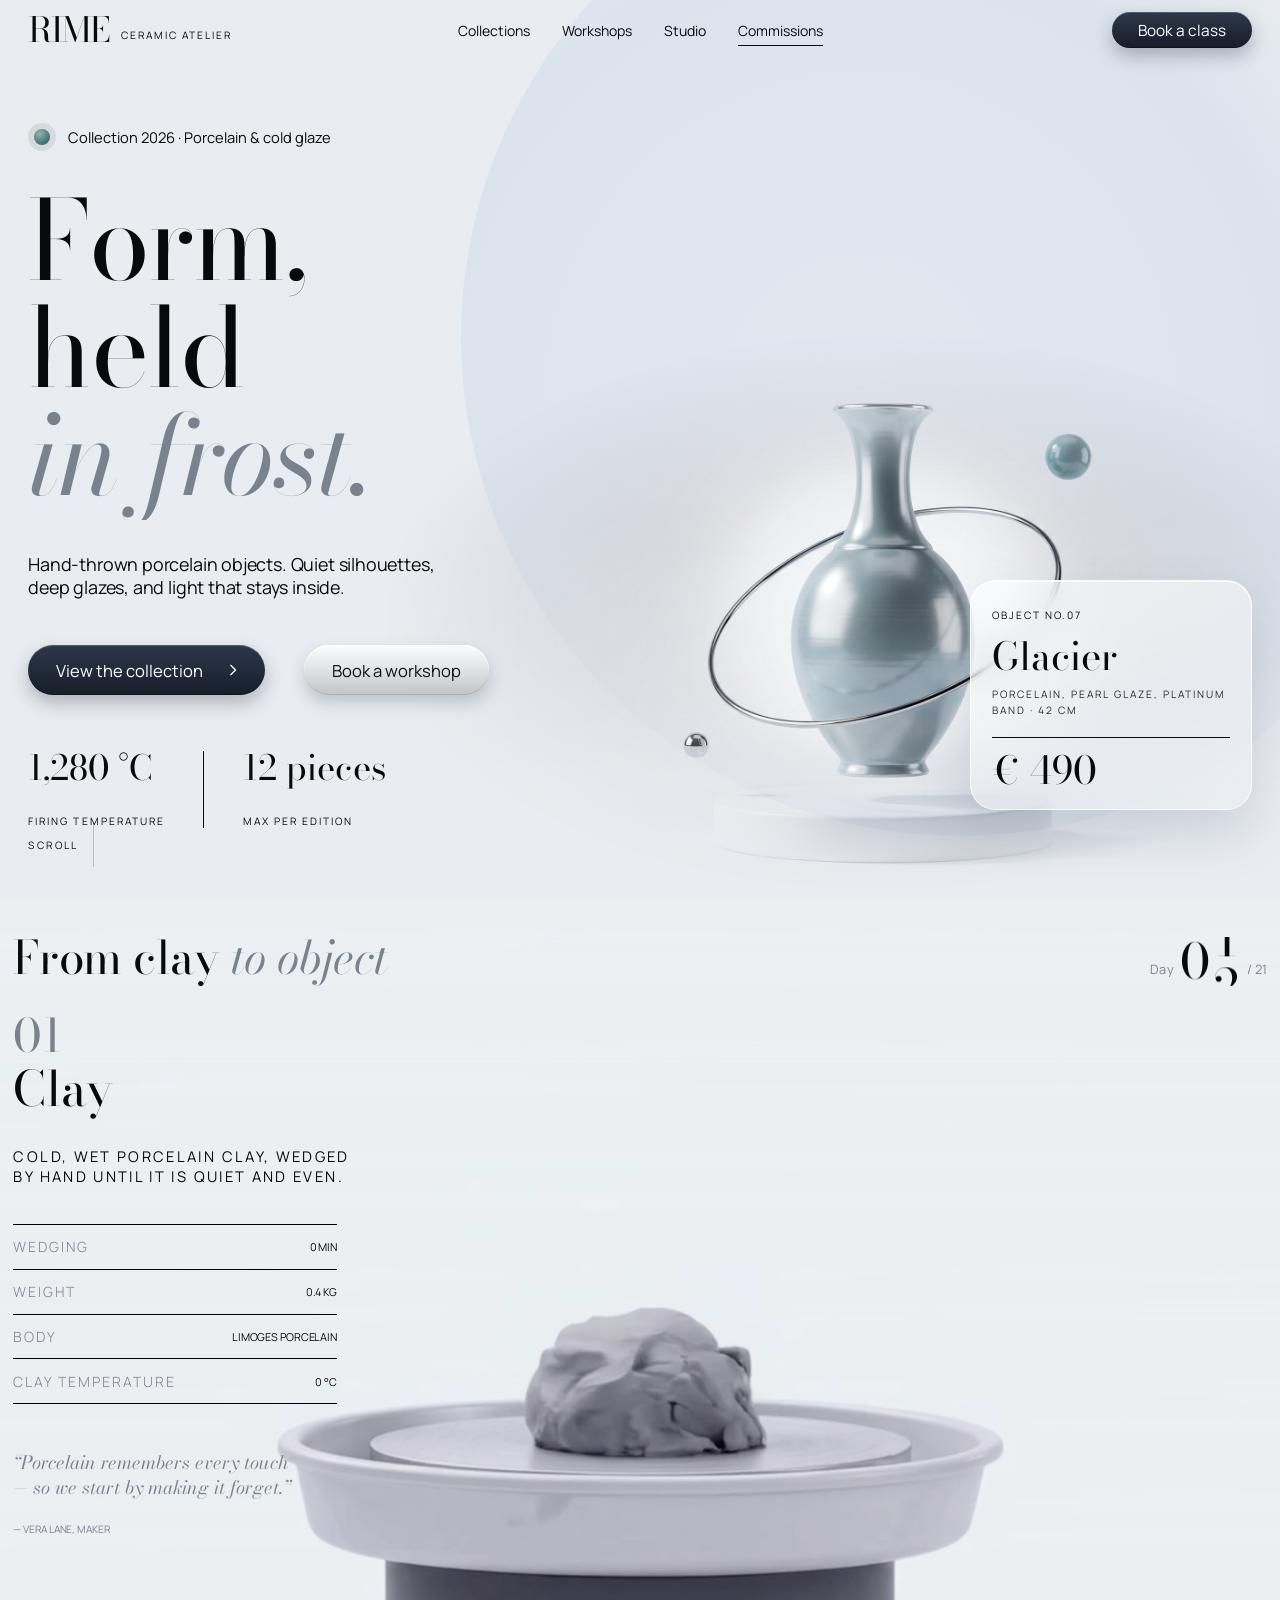
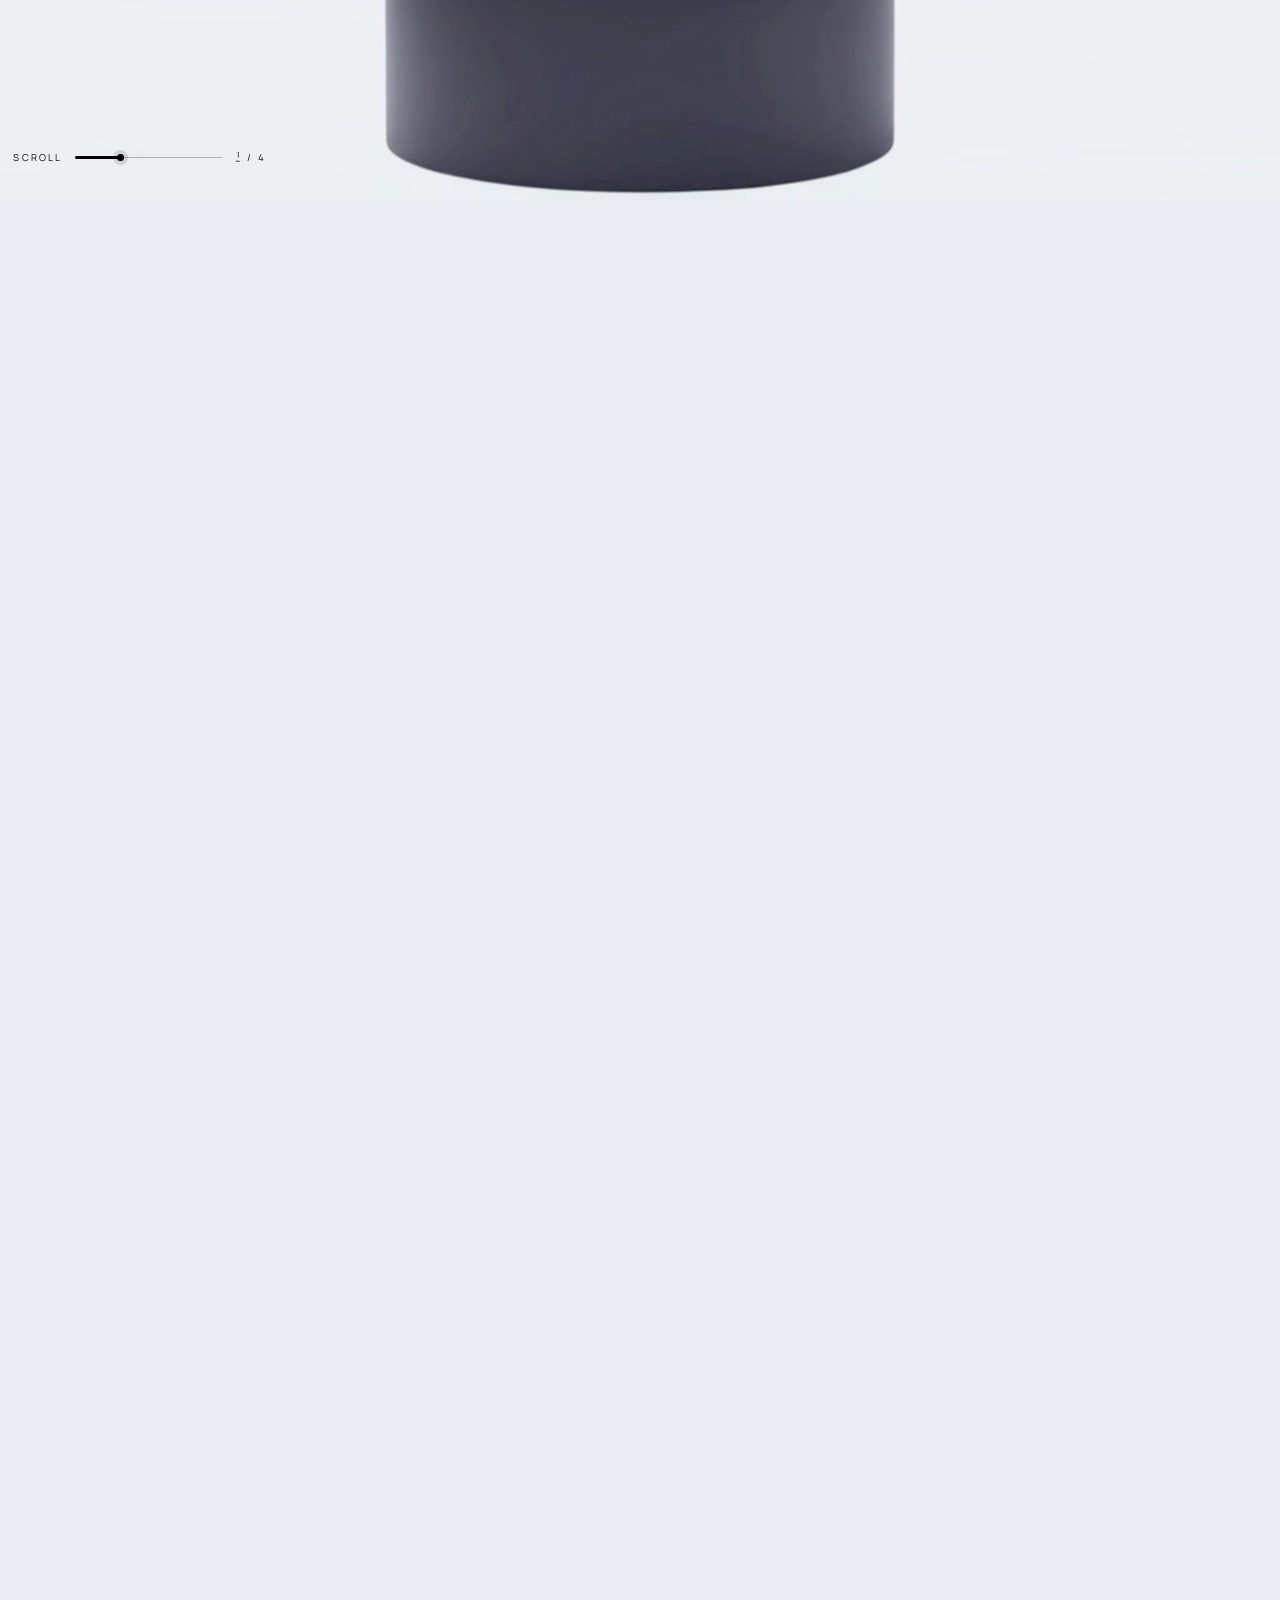
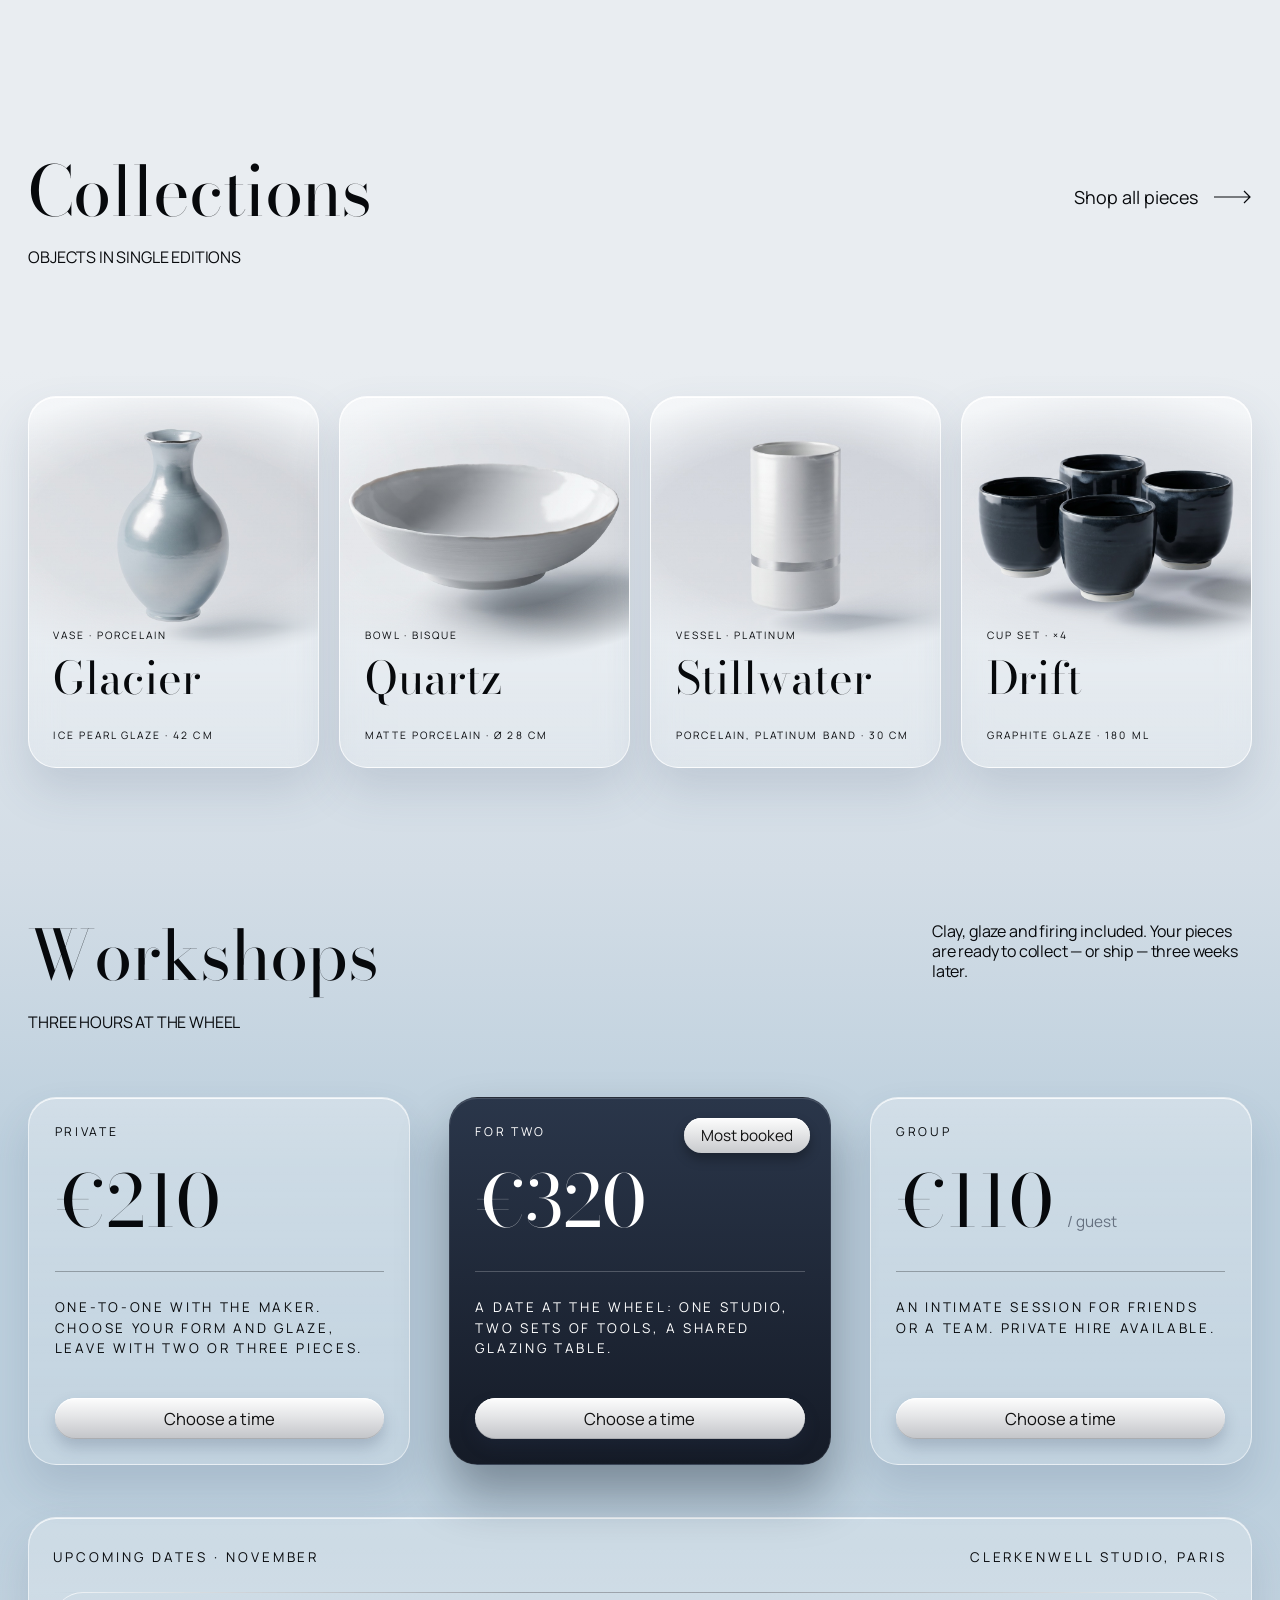
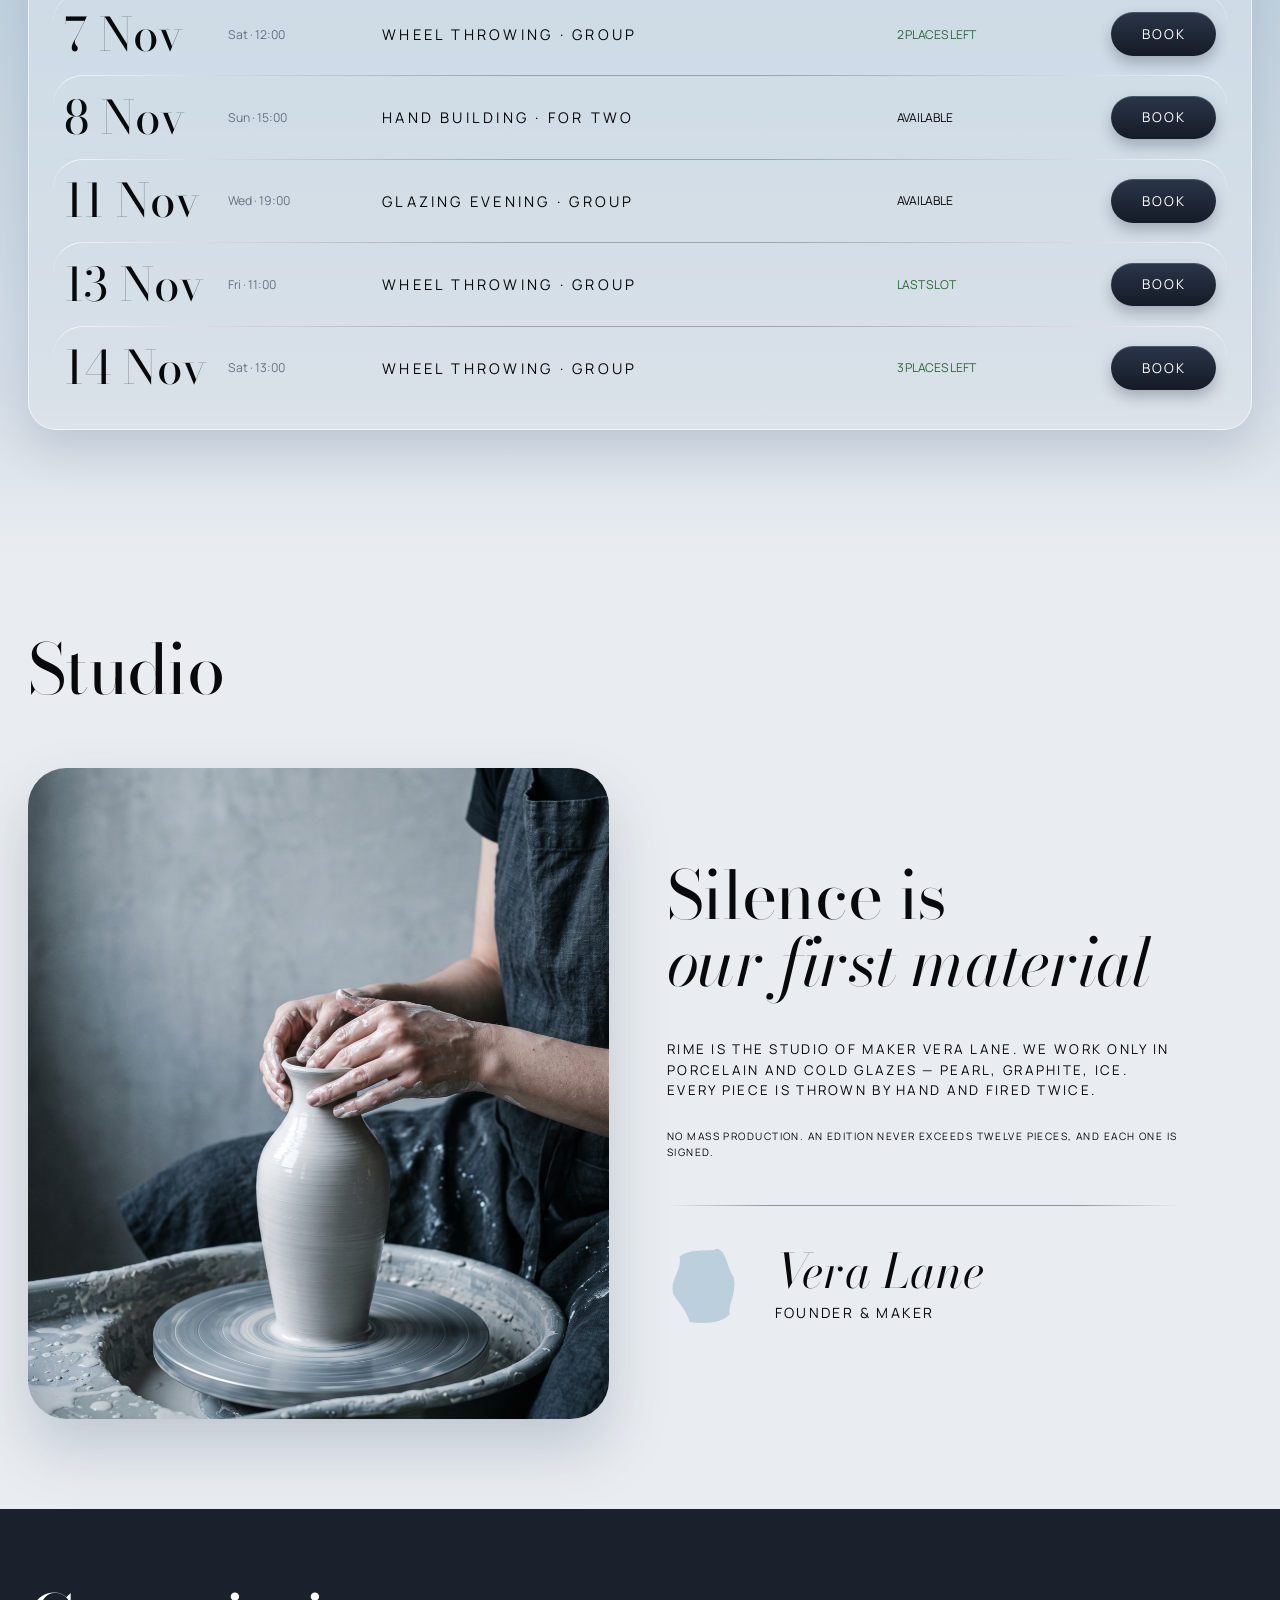
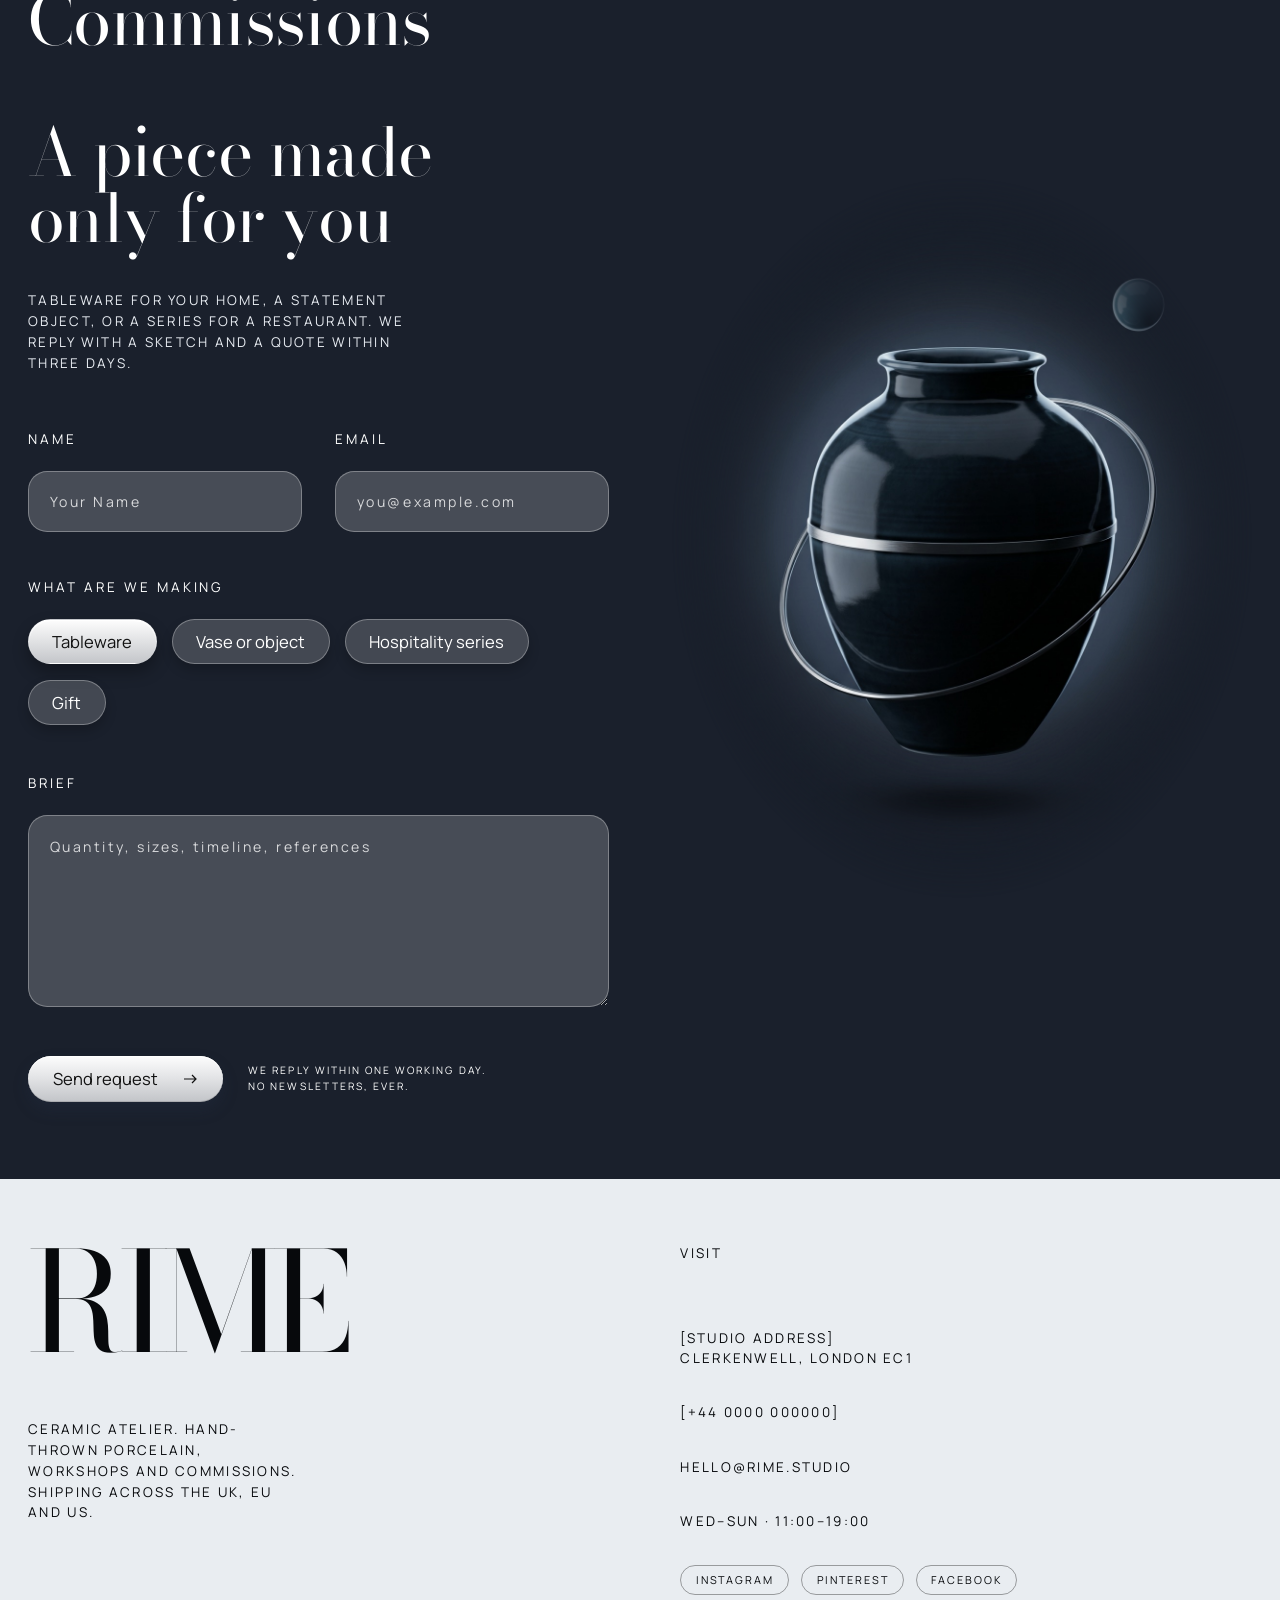
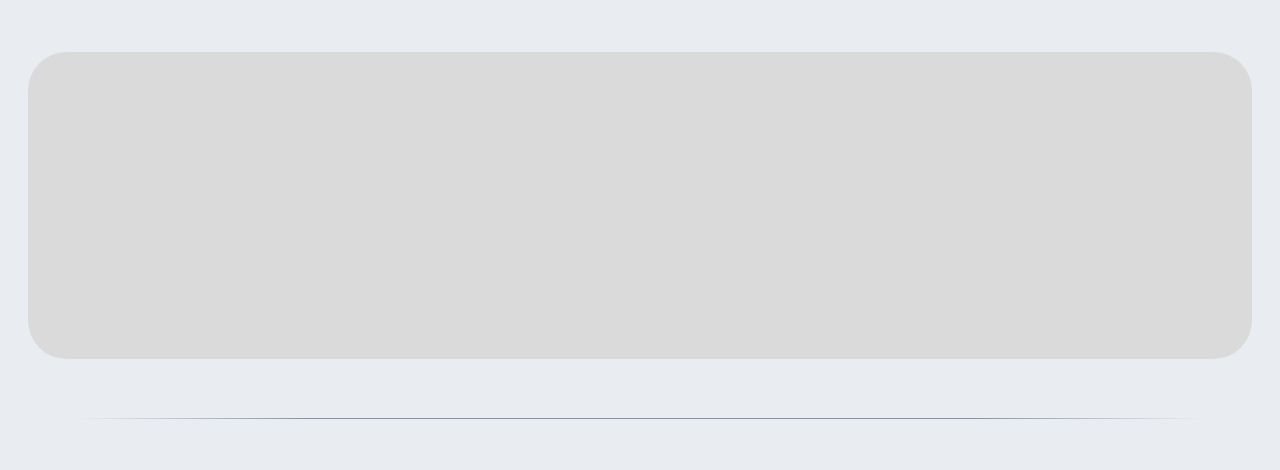
<file: docs/index.html>
<!doctype html>
<html lang="en">
<head>
<meta charset="utf-8">
<meta name="viewport" content="width=device-width, initial-scale=1">
<title>RIME — Ceramic Atelier</title>
<meta name="description" content="Hand-thrown porcelain objects, workshops and commissions.">
<link rel="preconnect" href="https://fonts.googleapis.com">
<link rel="preconnect" href="https://fonts.gstatic.com" crossorigin>
<link href="https://fonts.googleapis.com/css2?family=Bodoni+Moda:ital,opsz,wght@0,6..96,400;0,6..96,500;1,6..96,400&family=Manrope:wght@300;400;500&display=swap" rel="stylesheet">
<link rel="stylesheet" href="css/style.css">
</head>
<body>

<!-- shared SVG defs -->
<svg width="0" height="0" style="position:absolute" aria-hidden="true">
  <defs>
    <path id="vaseShape" d="M132 34 C150 52 168 70 170 112 C172 150 168 190 138 250 C100 310 92 380 108 440 C120 485 142 520 148 548 L146 566 Q200 578 254 566 L252 548 C258 520 280 485 292 440 C308 380 300 310 262 250 C232 190 228 150 230 112 C232 70 250 52 268 34 Z"/>
    <linearGradient id="gGlacier" x1="0" x2="1" y1="0" y2="0">
      <stop offset="0" stop-color="#6e8aa0"/><stop offset=".22" stop-color="#b6cbda"/><stop offset=".42" stop-color="#8fa9bd"/><stop offset=".75" stop-color="#6c889d"/><stop offset="1" stop-color="#4e6a80"/>
    </linearGradient>
    <linearGradient id="gGlacierSoft" x1="0" x2="1" y1="0" y2="0">
      <stop offset="0" stop-color="#9db4c4"/><stop offset=".25" stop-color="#d3e0ea"/><stop offset=".55" stop-color="#a9bfce"/><stop offset="1" stop-color="#7f98ab"/>
    </linearGradient>
    <linearGradient id="gPodium" x1="0" x2="1" y1="0" y2="0">
      <stop offset="0" stop-color="#d4d9e2"/><stop offset=".4" stop-color="#f4f6f9"/><stop offset="1" stop-color="#cfd5df"/>
    </linearGradient>
    <linearGradient id="gPodiumTop" x1="0" x2="0" y1="0" y2="1">
      <stop offset="0" stop-color="#f7f9fb"/><stop offset="1" stop-color="#dfe4ec"/>
    </linearGradient>
    <linearGradient id="gRing" x1="0" x2="1" y1="0" y2="1">
      <stop offset="0" stop-color="#5d6672"/><stop offset=".3" stop-color="#f4f6f8"/><stop offset=".55" stop-color="#8a929d"/><stop offset=".8" stop-color="#e9edf0"/><stop offset="1" stop-color="#6c7480"/>
    </linearGradient>
    <linearGradient id="gWhite" x1="0" x2="1" y1="0" y2="0">
      <stop offset="0" stop-color="#cfd5dd"/><stop offset=".3" stop-color="#fafbfc"/><stop offset=".65" stop-color="#e3e7ec"/><stop offset="1" stop-color="#b9c0ca"/>
    </linearGradient>
    <linearGradient id="gBowl" x1="0" x2="1" y1="0" y2="0">
      <stop offset="0" stop-color="#c3c9d2"/><stop offset=".35" stop-color="#f3f5f8"/><stop offset=".7" stop-color="#d9dee5"/><stop offset="1" stop-color="#aeb6c1"/>
    </linearGradient>
    <linearGradient id="gGraphite" x1="0" x2="1" y1="0" y2="0">
      <stop offset="0" stop-color="#0f1624"/><stop offset=".3" stop-color="#34435a"/><stop offset=".6" stop-color="#18223a"/><stop offset="1" stop-color="#0a101c"/>
    </linearGradient>
    <linearGradient id="gPlatinum" x1="0" x2="1" y1="0" y2="0">
      <stop offset="0" stop-color="#9aa3af"/><stop offset=".4" stop-color="#e7ebef"/><stop offset="1" stop-color="#8c95a1"/>
    </linearGradient>
    <radialGradient id="gHi" cx=".5" cy=".5" r=".5">
      <stop offset="0" stop-color="#fff" stop-opacity=".75"/><stop offset="1" stop-color="#fff" stop-opacity="0"/>
    </radialGradient>
    <filter id="blur6"><feGaussianBlur stdDeviation="6"/></filter>
    <filter id="blur14"><feGaussianBlur stdDeviation="14"/></filter>
    <clipPath id="clipVase"><use href="#vaseShape"/></clipPath>
  </defs>
</svg>

<!-- ================= HEADER ================= -->
<header class="nav" id="nav">
  <a class="logo" href="#top" aria-label="RIME Ceramic Atelier"><b>RIME</b><span>Ceramic Atelier</span></a>
  <nav class="nav-links" aria-label="Main">
    <a href="#collections">Collections</a>
    <a href="#workshops">Workshops</a>
    <a href="#studio">Studio</a>
    <a href="#commissions">Commissions</a>
  </nav>
  <a class="btn btn-dark" href="#workshops">Book a class</a>
  <button class="burger" aria-label="Menu" aria-expanded="false"><i></i><i></i></button>
</header>

<main id="top">

<!-- ================= 1. HERO ================= -->
<section class="hero" id="hero">
  <div class="hero-copy">
    <p class="eyebrow in-load" style="--d:.1s"><i class="dot"></i>Collection 2026 · Porcelain &amp; cold glaze</p>
    <h1 class="h-hero">
      <span class="ln"><span style="--d:.15s">Form,</span></span>
      <span class="ln"><span style="--d:.28s">held</span></span>
      <span class="ln"><span style="--d:.41s"><em>in frost.</em></span></span>
    </h1>
    <p class="lead in-load" style="--d:.6s">Hand-thrown porcelain objects. Quiet silhouettes,<br>deep glazes, and light that stays inside.</p>
    <div class="cta in-load" style="--d:.72s">
      <a class="btn btn-dark btn-lg" href="#collections">View the collection <svg width="8" height="12" viewBox="0 0 8 12"><path d="M1.5 1l5 5-5 5" fill="none" stroke="currentColor" stroke-width="1.3"/></svg></a>
      <a class="btn btn-silver btn-lg" href="#workshops">Book a workshop</a>
    </div>
    <div class="stats in-load" style="--d:.85s">
      <div><b><span data-count="1280" data-fmt="comma">1,280</span> °C</b><small>Firing temperature</small></div>
      <i></i>
      <div><b><span data-count="12">12</span> pieces</b><small>Max per edition</small></div>
    </div>
  </div>

  <div class="hero-art" id="heroArt">
        <div class="halo"></div>
    <div class="scene" id="scene"><img src="img/hero.jpg" alt="Glacier vase with a platinum ring on a white podium" fetchpriority="high"></div>
    <a class="scroll-cue in-load" style="--d:1.4s" href="#process" aria-label="Scroll down"><span>Scroll</span><i></i></a>
    <aside class="glass-card in-load" style="--d:1s">
      <small>Object No.07</small>
      <h3>Glacier</h3>
      <p>Porcelain, pearl glaze, platinum band · 42 cm</p>
      <hr>
      <div class="price">€ 490</div>
    </aside>
  </div>
</section>

<!-- ================= 2. FROM CLAY TO OBJECT (scroll) ================= -->
<section class="process" id="process" aria-label="From clay to object">
  <div class="stage" id="stage">

    <div class="art" id="art">
      <canvas id="wheelCanvas" width="1920" height="1080"></canvas>
      <div class="anns" id="anns"></div>
    </div>

    <div class="p-head">
      <h2 class="h-sec">From clay <em>to object</em></h2>
      <div class="day" aria-live="off">
        <span class="day-l">Day</span>
        <span class="reel reel-day" id="reelTens"><span class="reel-in"><i>0</i><i>1</i><i>2</i><i>3</i></span></span><span class="reel reel-day" id="reelOnes"><span class="reel-in"><i>0</i><i>1</i><i>2</i><i>3</i><i>4</i><i>5</i><i>6</i><i>7</i><i>8</i><i>9</i><i>0</i></span></span>
        <span class="day-t">/ 21</span>
      </div>
    </div>

    <div class="p-left" id="pLeft">
      <div class="p-num ax" id="pNum">01</div>
      <h3 class="p-title ax" id="pTitle">Clay</h3>
      <p class="p-desc ax" id="pDesc"></p>
      <div class="specs" id="pSpecs"></div>
      <blockquote class="p-quote ax" id="pQuote"></blockquote>
      <cite class="p-by ax">— Vera Lane, Maker</cite>
    </div>

    <div class="p-bar">
      <div class="bar-l">
        <span>Scroll</span>
        <span class="track"><i id="barFill"></i></span>
        <span class="reel-step"><span class="reel reel-sm" id="reelStep"><span class="reel-in"><i>1</i><i>2</i><i>3</i><i>4</i></span></span> / 4</span>
      </div>
      <div class="bar-r" id="barR">
        <span class="nx nx-a" id="nxA"></span>
      </div>
    </div>

  </div>
</section>

<!-- ================= 3 + 4. COLLECTIONS / WORKSHOPS ================= -->
<div class="sky">
<section class="collections" id="collections">
  <div class="sec-head">
    <div>
      <h2 class="h-sec" data-reveal>Collections</h2>
      <p class="sub" data-reveal style="--d:.1s">Objects in single editions</p>
    </div>
    <a class="link-arrow" href="#collections" data-reveal style="--d:.15s">Shop all pieces <svg width="38" height="14" viewBox="0 0 38 14"><path d="M0 7h36M30 1l6 6-6 6" fill="none" stroke="currentColor" stroke-width="1.2"/></svg></a>
  </div>

  <div class="cards">
    <article class="card" data-reveal style="--d:0s">
      <img class="art-obj" src="img/glacier.jpg" alt="Glacier vase" loading="lazy">
      <small>Vase · Porcelain</small><h3>Glacier</h3><p>Ice pearl glaze · 42 cm</p>
    </article>

    <article class="card" data-reveal style="--d:.1s">
      <img class="art-obj" src="img/quartz.jpg" alt="Quartz bowl" loading="lazy">
      <small>Bowl · Bisque</small><h3>Quartz</h3><p>Matte porcelain · Ø 28 cm</p>
    </article>

    <article class="card" data-reveal style="--d:.2s">
      <img class="art-obj" src="img/stillwater.jpg" alt="Stillwater vessel" loading="lazy">
      <small>Vessel · Platinum</small><h3>Stillwater</h3><p>Porcelain, platinum band · 30 cm</p>
    </article>

    <article class="card" data-reveal style="--d:.3s">
      <img class="art-obj" src="img/drift.jpg" alt="Drift cup set" loading="lazy">
      <small>Cup set · ×4</small><h3>Drift</h3><p>Graphite glaze · 180 ml</p>
    </article>
  </div>
</section>

<section class="workshops" id="workshops">
  <div class="sec-head">
    <div>
      <h2 class="h-sec" data-reveal>Workshops</h2>
      <p class="sub" data-reveal style="--d:.1s">Three hours at the wheel</p>
    </div>
    <p class="note" data-reveal style="--d:.15s">Clay, glaze and firing included. Your pieces are ready to collect — or ship — three weeks later.</p>
  </div>

  <div class="plans">
    <article class="plan" data-reveal style="--d:0s">
      <small>Private</small>
      <div class="pr">€<span data-count="210">210</span></div>
      <hr>
      <p>One-to-one with the maker. Choose your form and glaze, leave with two or three pieces.</p>
      <a class="btn btn-silver btn-block" href="#dates">Choose a time</a>
    </article>
    <article class="plan plan-dark" data-reveal style="--d:.1s">
      <small>For two</small><span class="badge">Most booked</span>
      <div class="pr">€<span data-count="320">320</span></div>
      <hr>
      <p>A date at the wheel: one studio, two sets of tools, a shared glazing table.</p>
      <a class="btn btn-silver btn-block" href="#dates">Choose a time</a>
    </article>
    <article class="plan" data-reveal style="--d:.2s">
      <small>Group</small>
      <div class="pr">€<span data-count="110">110</span><em>/ guest</em></div>
      <hr>
      <p>An intimate session for friends or a team. Private hire available.</p>
      <a class="btn btn-silver btn-block" href="#dates">Choose a time</a>
    </article>
  </div>

  <div class="dates" id="dates">
    <div class="dates-head"><span>Upcoming dates · November</span><span>Clerkenwell Studio, Paris</span></div>
    <ul>
      <li data-reveal style="--d:0s"><b class="dd">7 Nov</b><span class="tm">Sat · 12:00</span><span class="ev">Wheel throwing · Group</span><span class="st ok">2 places left</span><button class="btn btn-navy">Book</button></li>
      <li data-reveal style="--d:.07s"><b class="dd">8 Nov</b><span class="tm">Sun · 15:00</span><span class="ev">Hand building · For two</span><span class="st">Available</span><button class="btn btn-navy">Book</button></li>
      <li data-reveal style="--d:.14s"><b class="dd">11 Nov</b><span class="tm">Wed · 19:00</span><span class="ev">Glazing evening · Group</span><span class="st">Available</span><button class="btn btn-navy">Book</button></li>
      <li data-reveal style="--d:.21s"><b class="dd">13 Nov</b><span class="tm">Fri · 11:00</span><span class="ev">Wheel throwing · Group</span><span class="st ok pulse">Last slot</span><button class="btn btn-navy">Book</button></li>
      <li data-reveal style="--d:.28s"><b class="dd">14 Nov</b><span class="tm">Sat · 13:00</span><span class="ev">Wheel throwing · Group</span><span class="st ok">3 places left</span><button class="btn btn-navy">Book</button></li>
    </ul>
  </div>
</section>
</div>

<!-- ================= 5. STUDIO ================= -->
<section class="studio" id="studio">
  <h2 class="h-sec" data-reveal>Studio</h2>
  <div class="studio-grid">
    <figure class="photo" data-reveal>
      <div class="photo-in" id="photoIn">
        <img src="img/studio.jpg" alt="Vera Lane shaping a porcelain vase on the wheel" onerror="this.remove()">
        <svg viewBox="0 0 480 520" preserveAspectRatio="xMidYMid slice" aria-hidden="true">
          <defs><linearGradient id="gWall" x1="0" y1="0" x2="1" y2="1"><stop offset="0" stop-color="#7d8a9c"/><stop offset="1" stop-color="#5e6b7e"/></linearGradient></defs>
          <rect width="480" height="520" fill="url(#gWall)"/>
          <path d="M300 0 H480 V520 H230 C290 400 260 300 300 190Z" fill="#2b3445"/>
          <path d="M0 520 V420 C80 380 160 410 240 440 L300 520Z" fill="#c9d0da"/>
          <ellipse cx="190" cy="470" rx="190" ry="40" fill="#b3bcc9"/>
          <g transform="translate(84 30) scale(.78)"><use href="#vaseShape" fill="url(#gWhite)"/></g>
        </svg>
        <figcaption>Place studio photo at <code>img/studio.jpg</code></figcaption>
      </div>
    </figure>
    <div class="studio-copy">
      <h3 class="h-big" data-reveal>Silence is<br><em>our first material</em></h3>
      <p class="caps" data-reveal style="--d:.1s">RIME is the studio of maker Vera Lane. We work only in porcelain and cold glazes — pearl, graphite, ice. Every piece is thrown by hand and fired twice.</p>
      <p class="caps tiny" data-reveal style="--d:.15s">No mass production. An edition never exceeds twelve pieces, and each one is signed.</p>
      <hr class="fade" data-reveal style="--d:.2s">
      <div class="sign" data-reveal style="--d:.25s">
        <svg viewBox="0 0 110 130" width="110" height="130"><path d="M20 20 C40 4 70 14 78 8 C94 6 96 40 106 52 C112 76 96 100 100 112 C84 130 50 126 36 124 C30 104 20 96 10 80 C4 56 24 44 20 20Z" fill="#bccfdd"/></svg>
        <div><span>Vera Lane</span><small>Founder &amp; Maker</small></div>
      </div>
    </div>
  </div>
</section>

<!-- ================= 6. COMMISSIONS ================= -->
<section class="commissions" id="commissions">
  <h2 class="h-sec" data-reveal>Commissions</h2>
  <div class="com-grid">
    <form class="com-form" id="comForm" novalidate>
      <h3 class="h-big" data-reveal>A piece made<br>only for you</h3>
      <p class="caps" data-reveal style="--d:.1s">Tableware for your home, a statement object, or a series for a restaurant. We reply with a sketch and a quote within three days.</p>

      <div class="row2" data-reveal style="--d:.15s">
        <label><span>Name</span><input name="name" type="text" placeholder="Your Name" autocomplete="name" required></label>
        <label><span>Email</span><input name="email" type="email" placeholder="you@example.com" autocomplete="email" required></label>
      </div>
      <div class="chips-wrap" data-reveal style="--d:.2s">
        <span class="lbl">What are we making</span>
        <div class="chips" role="radiogroup">
          <button type="button" class="chip on" role="radio" aria-checked="true">Tableware</button>
          <button type="button" class="chip" role="radio" aria-checked="false">Vase or object</button>
          <button type="button" class="chip" role="radio" aria-checked="false">Hospitality series</button>
          <button type="button" class="chip" role="radio" aria-checked="false">Gift</button>
        </div>
      </div>
      <label class="brief" data-reveal style="--d:.25s"><span>Brief</span><textarea name="brief" rows="6" placeholder="Quantity, sizes, timeline, references"></textarea></label>
      <div class="send" data-reveal style="--d:.3s">
        <button class="btn btn-silver btn-lg" type="submit"><span id="sendLbl">Send request</span> <svg width="14" height="10" viewBox="0 0 14 10"><path d="M0 5h12M8 1l4 4-4 4" fill="none" stroke="currentColor" stroke-width="1.2"/></svg></button>
        <small>We reply within one working day.<br>No newsletters, ever.</small>
      </div>
    </form>

    <div class="com-art" aria-hidden="true">
      <div class="com-halo"></div>
      <div class="com-scene" id="comScene"><img src="img/commission.jpg" alt="" loading="lazy"></div>
    </div>
  </div>
</section>

<!-- ================= FOOTER ================= -->
<footer class="footer">
  <div class="f-top">
    <div class="f-brand">
      <div class="f-logo">RIME</div>
      <p class="caps">Ceramic atelier. Hand-thrown porcelain, workshops and commissions. Shipping across the UK, EU and US.</p>
    </div>
    <div class="f-visit caps">
      <span>Visit</span>
      <p>[Studio address]<br>Clerkenwell, London EC1</p>
      <p>[+44 0000 000000]</p>
      <p><a href="mailto:hello@rime.studio">hello@rime.studio</a></p>
      <p>Wed–Sun · 11:00–19:00</p>
      <div class="social"><a href="#" aria-label="Instagram">Instagram</a><a href="#" aria-label="Pinterest">Pinterest</a><a href="#" aria-label="Facebook">Facebook</a></div>
    </div>
  </div>
  <div class="map" role="img" aria-label="Map placeholder"></div>
  <hr class="fade">
</footer>

</main>
<script src="js/main.js"></script>
<script src="js/process.js"></script>
</body>
</html>
</file>
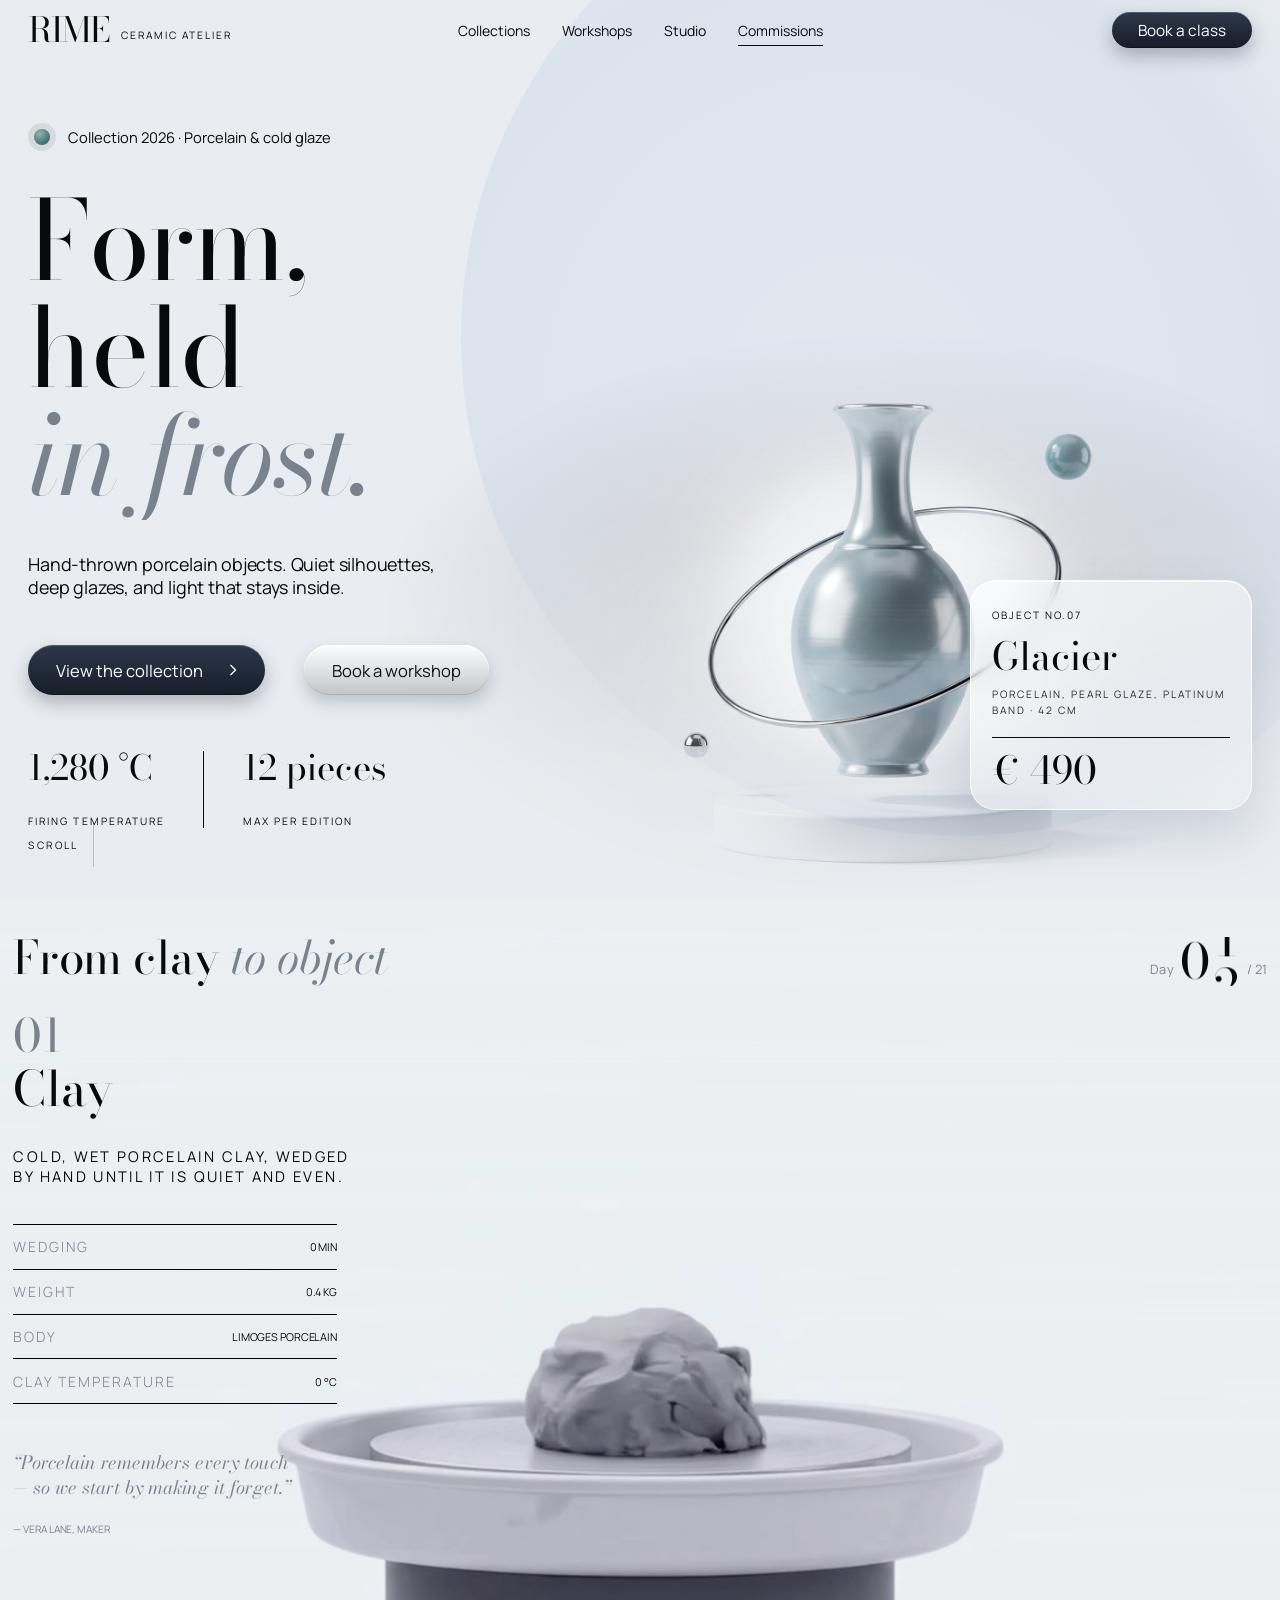
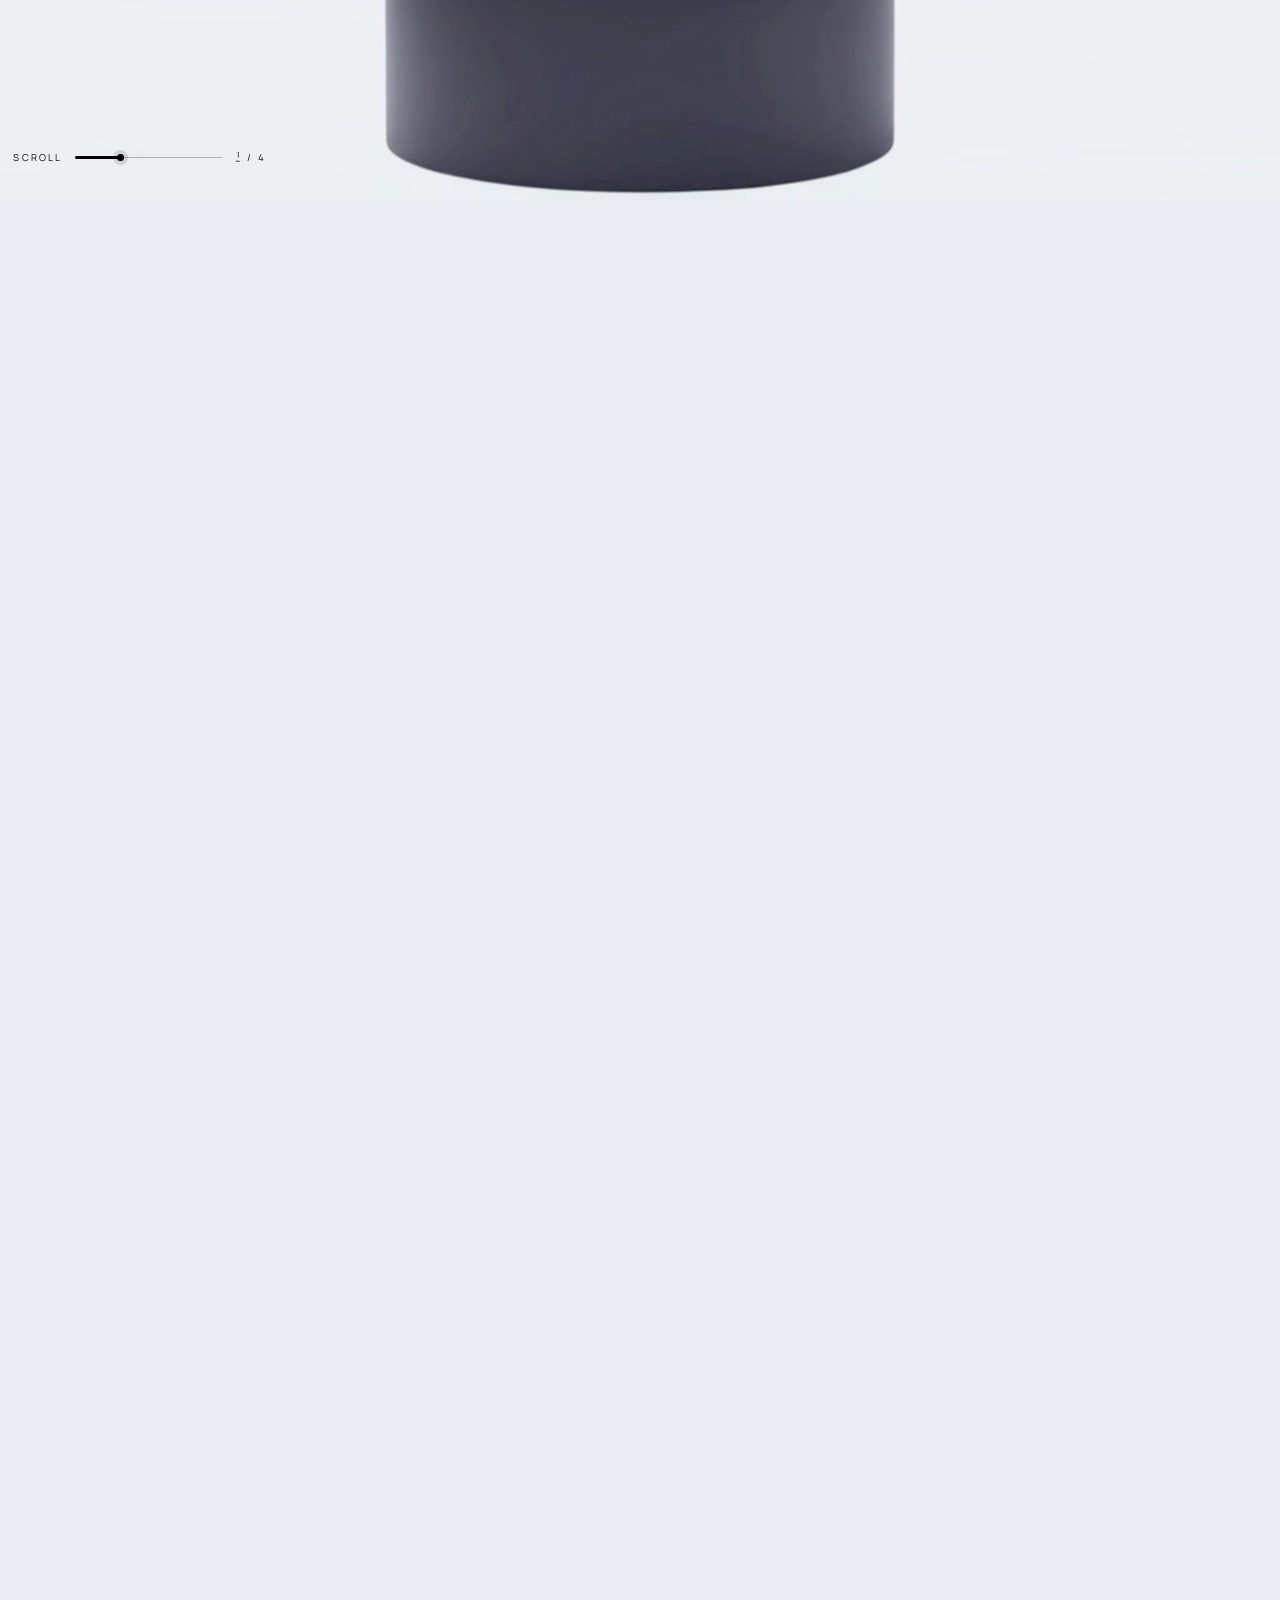
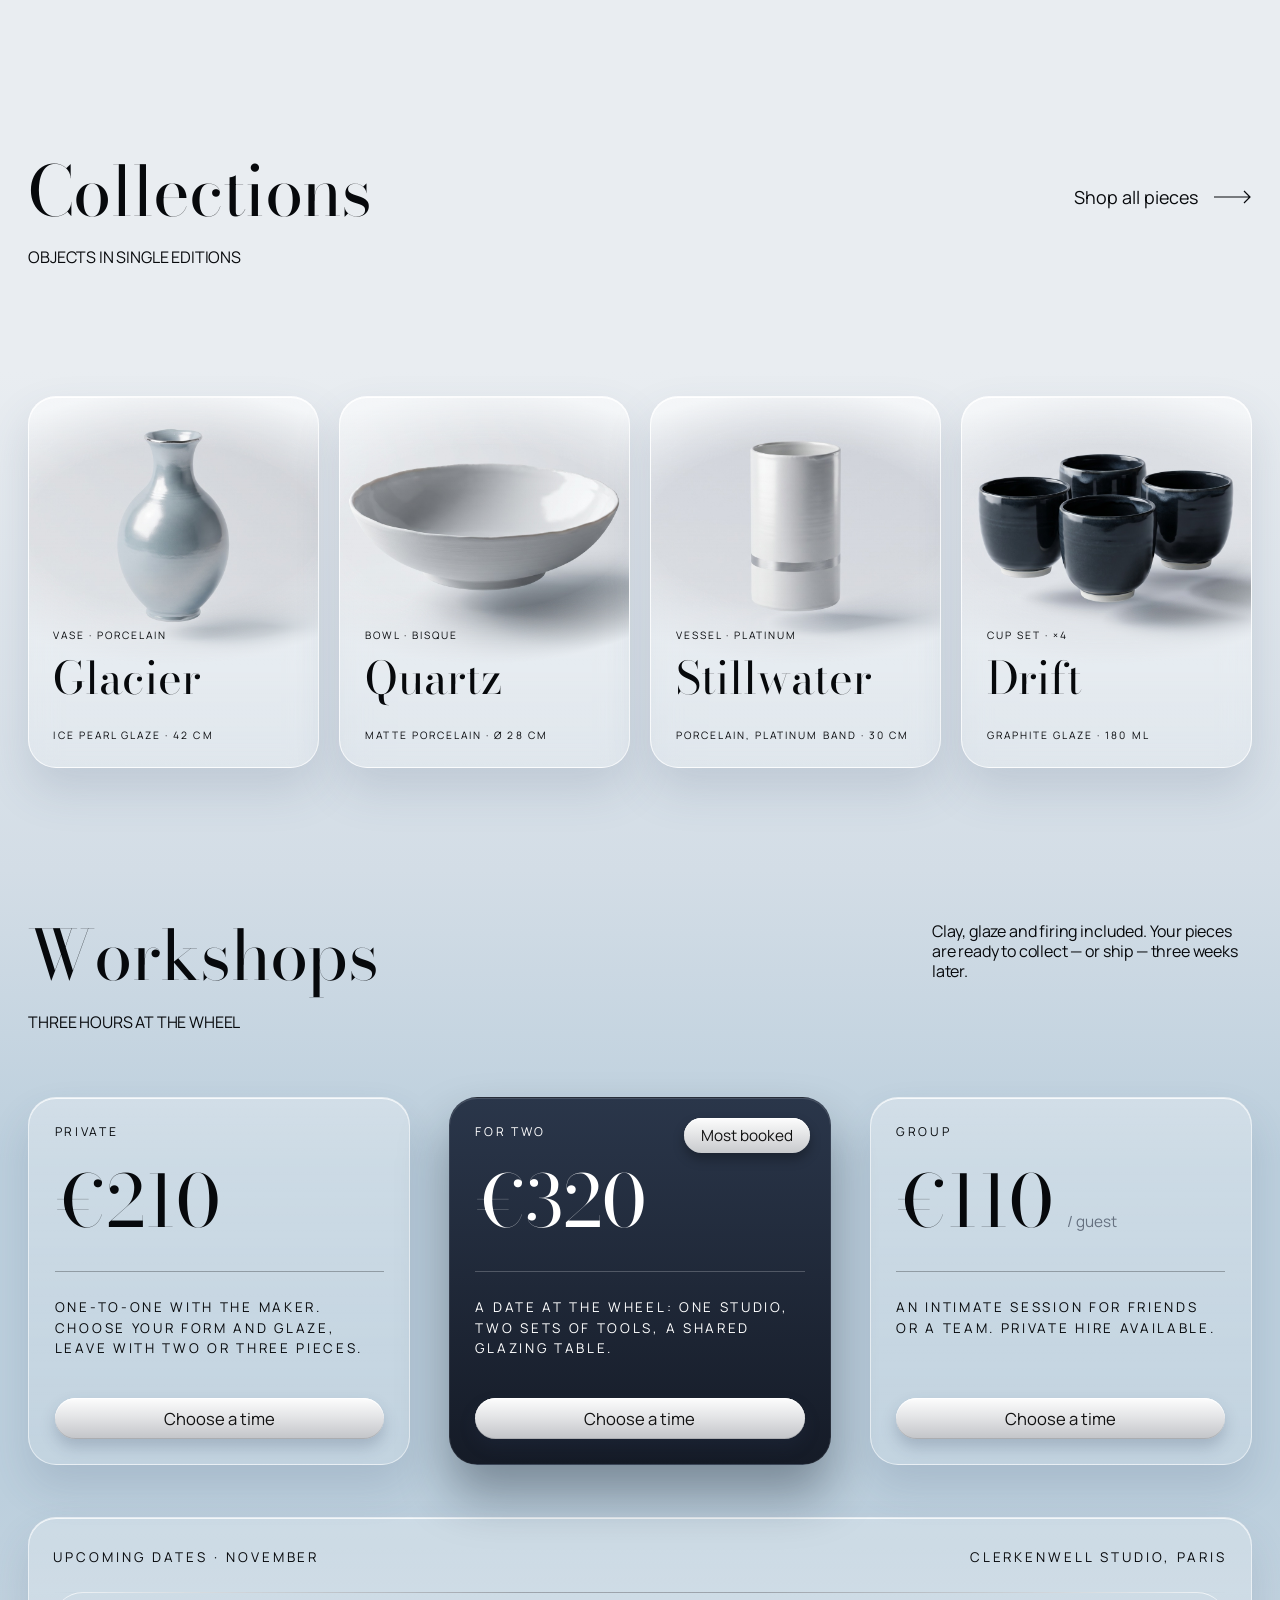
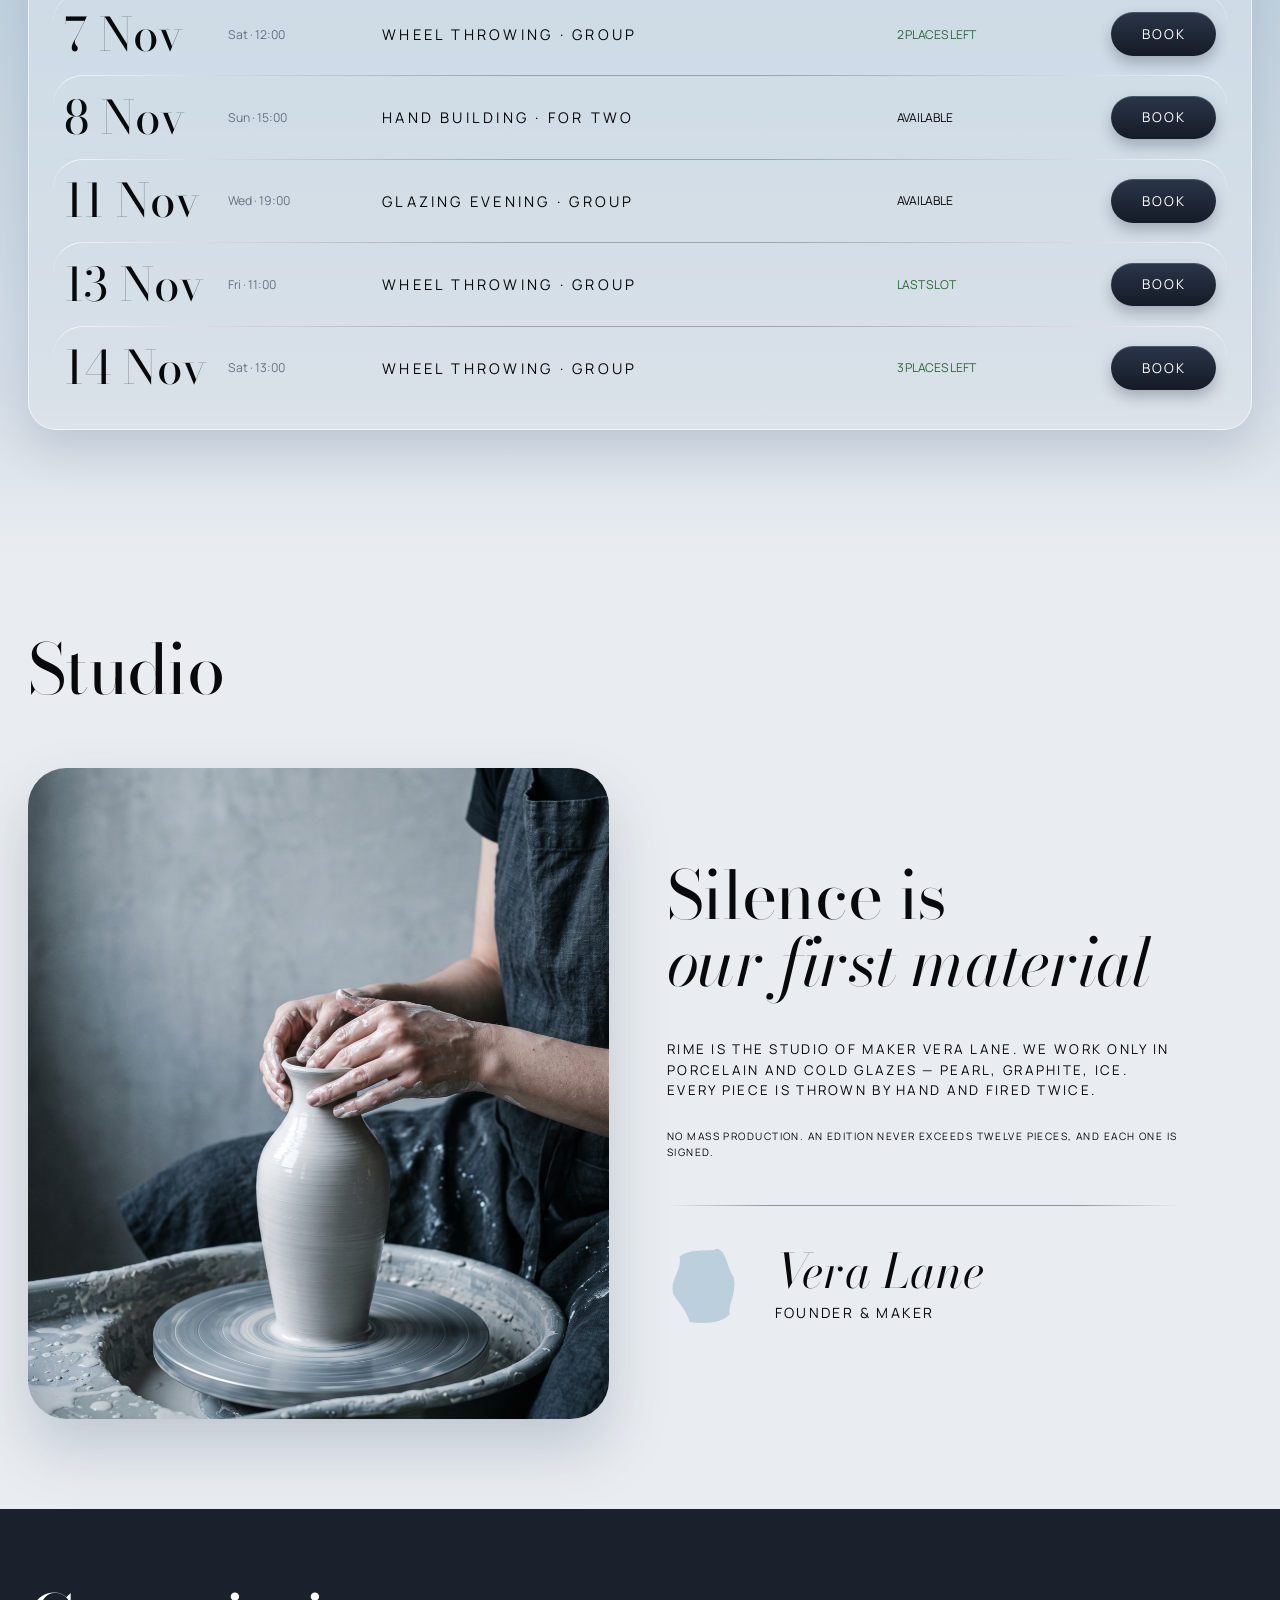
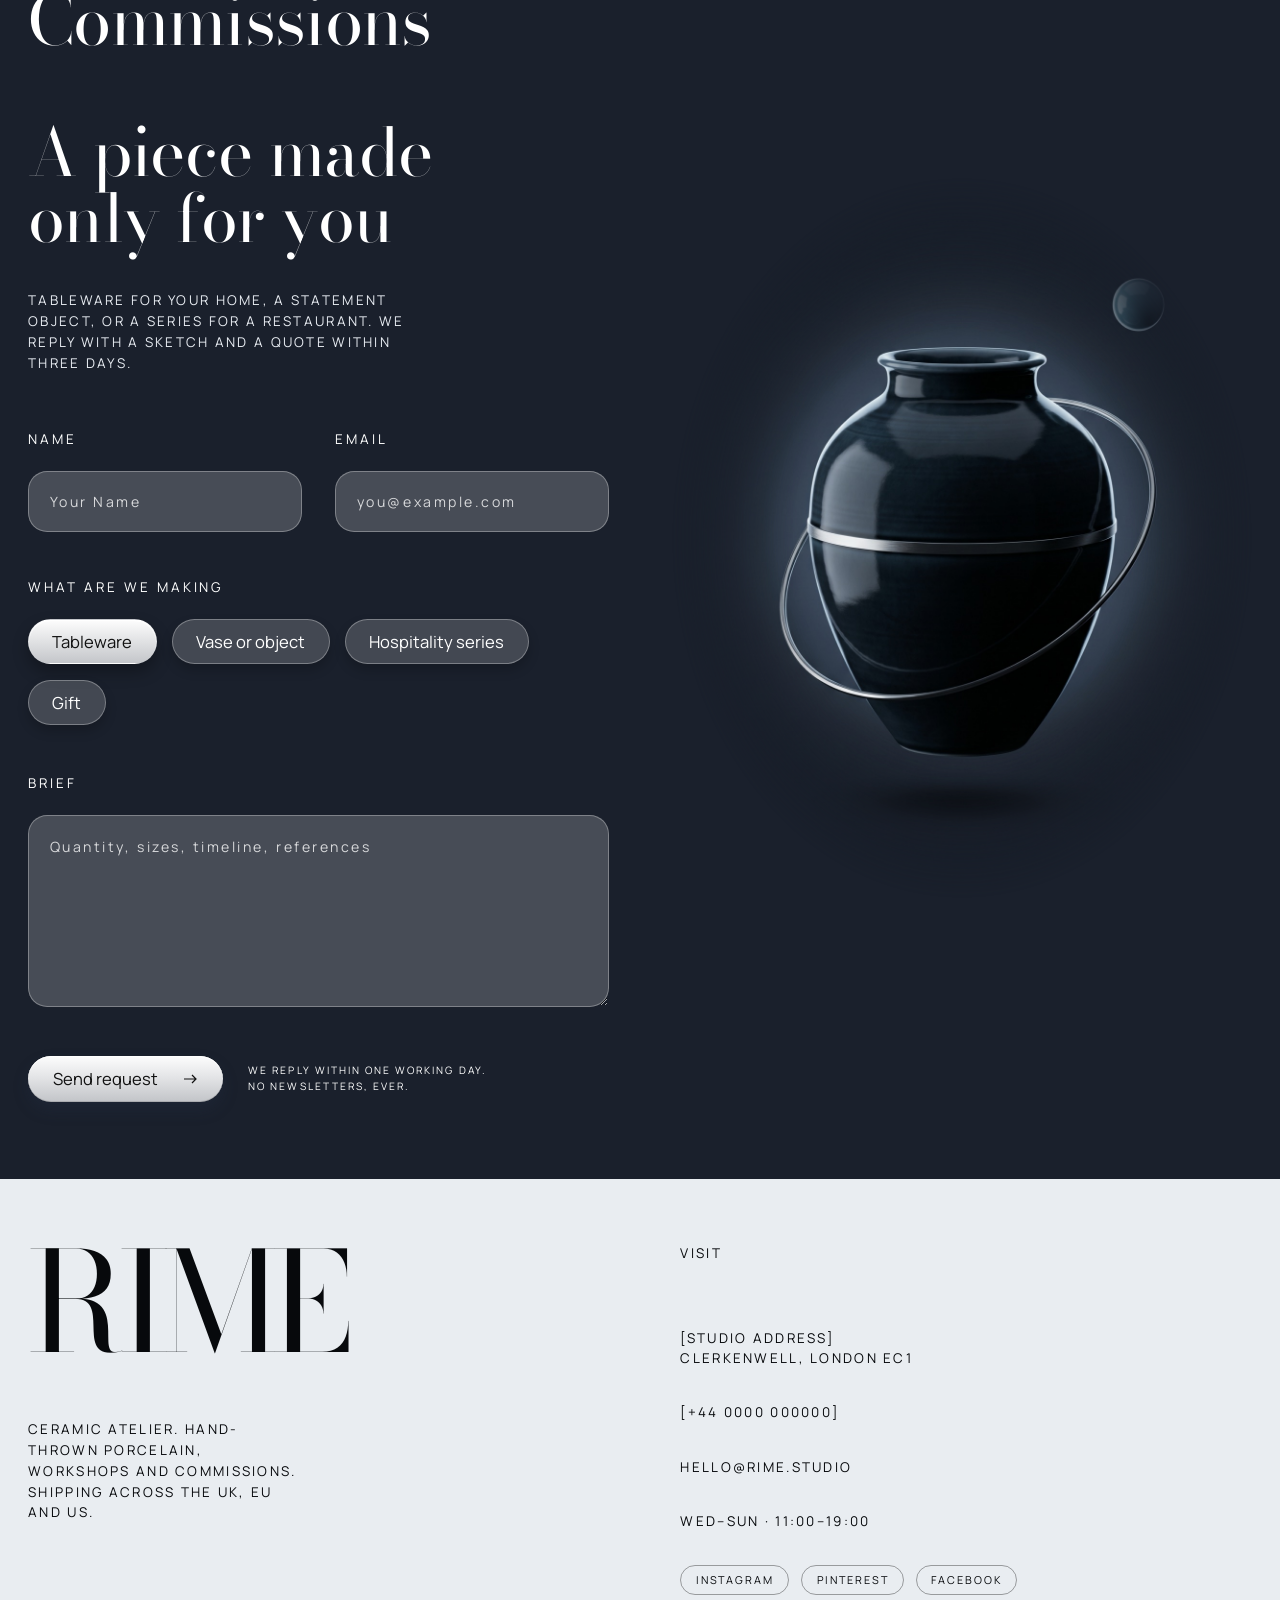
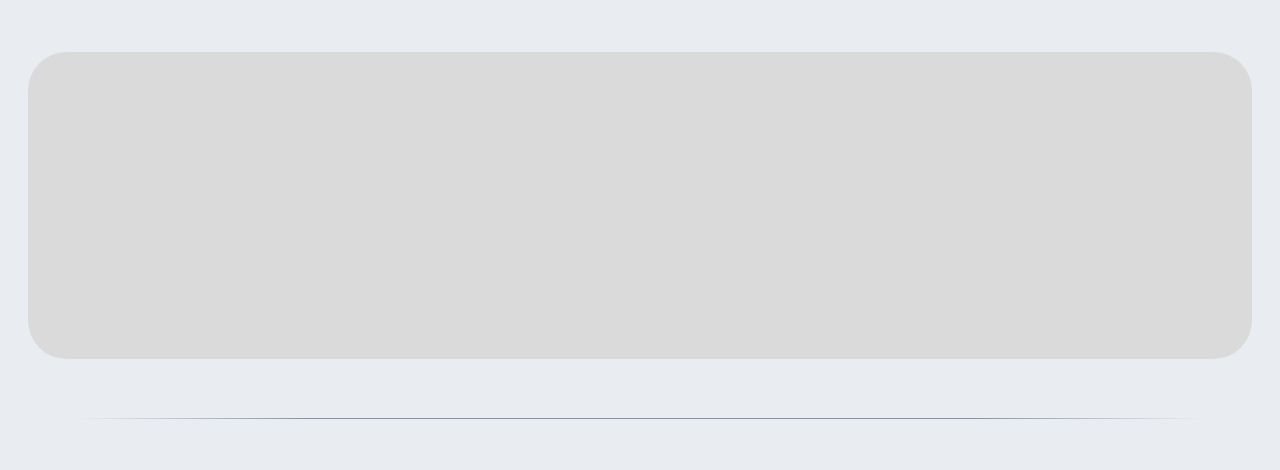
<file: site/index.html>
<!doctype html>
<html lang="en">
<head>
<meta charset="utf-8">
<meta name="viewport" content="width=device-width, initial-scale=1">
<title>RIME — Ceramic Atelier</title>
<meta name="description" content="Hand-thrown porcelain objects, workshops and commissions.">
<link rel="preconnect" href="https://fonts.googleapis.com">
<link rel="preconnect" href="https://fonts.gstatic.com" crossorigin>
<link href="https://fonts.googleapis.com/css2?family=Bodoni+Moda:ital,opsz,wght@0,6..96,400;0,6..96,500;1,6..96,400&family=Manrope:wght@300;400;500&display=swap" rel="stylesheet">
<link rel="stylesheet" href="css/style.css">
</head>
<body>

<!-- shared SVG defs -->
<svg width="0" height="0" style="position:absolute" aria-hidden="true">
  <defs>
    <path id="vaseShape" d="M132 34 C150 52 168 70 170 112 C172 150 168 190 138 250 C100 310 92 380 108 440 C120 485 142 520 148 548 L146 566 Q200 578 254 566 L252 548 C258 520 280 485 292 440 C308 380 300 310 262 250 C232 190 228 150 230 112 C232 70 250 52 268 34 Z"/>
    <linearGradient id="gGlacier" x1="0" x2="1" y1="0" y2="0">
      <stop offset="0" stop-color="#6e8aa0"/><stop offset=".22" stop-color="#b6cbda"/><stop offset=".42" stop-color="#8fa9bd"/><stop offset=".75" stop-color="#6c889d"/><stop offset="1" stop-color="#4e6a80"/>
    </linearGradient>
    <linearGradient id="gGlacierSoft" x1="0" x2="1" y1="0" y2="0">
      <stop offset="0" stop-color="#9db4c4"/><stop offset=".25" stop-color="#d3e0ea"/><stop offset=".55" stop-color="#a9bfce"/><stop offset="1" stop-color="#7f98ab"/>
    </linearGradient>
    <linearGradient id="gPodium" x1="0" x2="1" y1="0" y2="0">
      <stop offset="0" stop-color="#d4d9e2"/><stop offset=".4" stop-color="#f4f6f9"/><stop offset="1" stop-color="#cfd5df"/>
    </linearGradient>
    <linearGradient id="gPodiumTop" x1="0" x2="0" y1="0" y2="1">
      <stop offset="0" stop-color="#f7f9fb"/><stop offset="1" stop-color="#dfe4ec"/>
    </linearGradient>
    <linearGradient id="gRing" x1="0" x2="1" y1="0" y2="1">
      <stop offset="0" stop-color="#5d6672"/><stop offset=".3" stop-color="#f4f6f8"/><stop offset=".55" stop-color="#8a929d"/><stop offset=".8" stop-color="#e9edf0"/><stop offset="1" stop-color="#6c7480"/>
    </linearGradient>
    <linearGradient id="gWhite" x1="0" x2="1" y1="0" y2="0">
      <stop offset="0" stop-color="#cfd5dd"/><stop offset=".3" stop-color="#fafbfc"/><stop offset=".65" stop-color="#e3e7ec"/><stop offset="1" stop-color="#b9c0ca"/>
    </linearGradient>
    <linearGradient id="gBowl" x1="0" x2="1" y1="0" y2="0">
      <stop offset="0" stop-color="#c3c9d2"/><stop offset=".35" stop-color="#f3f5f8"/><stop offset=".7" stop-color="#d9dee5"/><stop offset="1" stop-color="#aeb6c1"/>
    </linearGradient>
    <linearGradient id="gGraphite" x1="0" x2="1" y1="0" y2="0">
      <stop offset="0" stop-color="#0f1624"/><stop offset=".3" stop-color="#34435a"/><stop offset=".6" stop-color="#18223a"/><stop offset="1" stop-color="#0a101c"/>
    </linearGradient>
    <linearGradient id="gPlatinum" x1="0" x2="1" y1="0" y2="0">
      <stop offset="0" stop-color="#9aa3af"/><stop offset=".4" stop-color="#e7ebef"/><stop offset="1" stop-color="#8c95a1"/>
    </linearGradient>
    <radialGradient id="gHi" cx=".5" cy=".5" r=".5">
      <stop offset="0" stop-color="#fff" stop-opacity=".75"/><stop offset="1" stop-color="#fff" stop-opacity="0"/>
    </radialGradient>
    <filter id="blur6"><feGaussianBlur stdDeviation="6"/></filter>
    <filter id="blur14"><feGaussianBlur stdDeviation="14"/></filter>
    <clipPath id="clipVase"><use href="#vaseShape"/></clipPath>
  </defs>
</svg>

<!-- ================= HEADER ================= -->
<header class="nav" id="nav">
  <a class="logo" href="#top" aria-label="RIME Ceramic Atelier"><b>RIME</b><span>Ceramic Atelier</span></a>
  <nav class="nav-links" aria-label="Main">
    <a href="#collections">Collections</a>
    <a href="#workshops">Workshops</a>
    <a href="#studio">Studio</a>
    <a href="#commissions">Commissions</a>
  </nav>
  <a class="btn btn-dark" href="#workshops">Book a class</a>
</header>

<main id="top">

<!-- ================= 1. HERO ================= -->
<section class="hero" id="hero">
  <div class="hero-copy">
    <p class="eyebrow in-load" style="--d:.1s"><i class="dot"></i>Collection 2026 · Porcelain &amp; cold glaze</p>
    <h1 class="h-hero">
      <span class="ln"><span style="--d:.15s">Form,</span></span>
      <span class="ln"><span style="--d:.28s">held</span></span>
      <span class="ln"><span style="--d:.41s"><em>in frost.</em></span></span>
    </h1>
    <p class="lead in-load" style="--d:.6s">Hand-thrown porcelain objects. Quiet silhouettes,<br>deep glazes, and light that stays inside.</p>
    <div class="cta in-load" style="--d:.72s">
      <a class="btn btn-dark btn-lg" href="#collections">View the collection <svg width="8" height="12" viewBox="0 0 8 12"><path d="M1.5 1l5 5-5 5" fill="none" stroke="currentColor" stroke-width="1.3"/></svg></a>
      <a class="btn btn-silver btn-lg" href="#workshops">Book a workshop</a>
    </div>
    <div class="stats in-load" style="--d:.85s">
      <div><b><span data-count="1280" data-fmt="comma">1,280</span> °C</b><small>Firing temperature</small></div>
      <i></i>
      <div><b><span data-count="12">12</span> pieces</b><small>Max per edition</small></div>
    </div>
  </div>

  <div class="hero-art" id="heroArt">
        <div class="halo"></div>
    <div class="scene" id="scene"><img src="img/hero.jpg" alt="Glacier vase with a platinum ring on a white podium" fetchpriority="high"></div>
    <a class="scroll-cue in-load" style="--d:1.4s" href="#process" aria-label="Scroll down"><span>Scroll</span><i></i></a>
    <aside class="glass-card in-load" style="--d:1s">
      <small>Object No.07</small>
      <h3>Glacier</h3>
      <p>Porcelain, pearl glaze, platinum band · 42 cm</p>
      <hr>
      <div class="price">€ 490</div>
    </aside>
  </div>
</section>

<!-- ================= 2. FROM CLAY TO OBJECT (scroll) ================= -->
<section class="process" id="process" aria-label="From clay to object">
  <div class="stage" id="stage">

    <div class="art" id="art">
      <canvas id="wheelCanvas" width="1920" height="1080"></canvas>
      <div class="anns" id="anns"></div>
    </div>

    <div class="p-head">
      <h2 class="h-sec">From clay <em>to object</em></h2>
      <div class="day" aria-live="off">
        <span class="day-l">Day</span>
        <span class="reel reel-day" id="reelTens"><span class="reel-in"><i>0</i><i>1</i><i>2</i><i>3</i></span></span><span class="reel reel-day" id="reelOnes"><span class="reel-in"><i>0</i><i>1</i><i>2</i><i>3</i><i>4</i><i>5</i><i>6</i><i>7</i><i>8</i><i>9</i><i>0</i></span></span>
        <span class="day-t">/ 21</span>
      </div>
    </div>

    <div class="p-left" id="pLeft">
      <div class="p-num ax" id="pNum">01</div>
      <h3 class="p-title ax" id="pTitle">Clay</h3>
      <p class="p-desc ax" id="pDesc"></p>
      <div class="specs" id="pSpecs"></div>
      <blockquote class="p-quote ax" id="pQuote"></blockquote>
      <cite class="p-by ax">— Vera Lane, Maker</cite>
    </div>

    <div class="p-bar">
      <div class="bar-l">
        <span>Scroll</span>
        <span class="track"><i id="barFill"></i></span>
        <span class="reel-step"><span class="reel reel-sm" id="reelStep"><span class="reel-in"><i>1</i><i>2</i><i>3</i><i>4</i></span></span> / 4</span>
      </div>
      <div class="bar-r" id="barR">
        <span class="nx nx-a" id="nxA"></span>
      </div>
    </div>

  </div>
</section>

<!-- ================= 3 + 4. COLLECTIONS / WORKSHOPS ================= -->
<div class="sky">
<section class="collections" id="collections">
  <div class="sec-head">
    <div>
      <h2 class="h-sec" data-reveal>Collections</h2>
      <p class="sub" data-reveal style="--d:.1s">Objects in single editions</p>
    </div>
    <a class="link-arrow" href="#collections" data-reveal style="--d:.15s">Shop all pieces <svg width="38" height="14" viewBox="0 0 38 14"><path d="M0 7h36M30 1l6 6-6 6" fill="none" stroke="currentColor" stroke-width="1.2"/></svg></a>
  </div>

  <div class="cards">
    <article class="card" data-reveal style="--d:0s">
      <img class="art-obj" src="img/glacier.jpg" alt="Glacier vase" loading="lazy">
      <small>Vase · Porcelain</small><h3>Glacier</h3><p>Ice pearl glaze · 42 cm</p>
    </article>

    <article class="card" data-reveal style="--d:.1s">
      <img class="art-obj" src="img/quartz.jpg" alt="Quartz bowl" loading="lazy">
      <small>Bowl · Bisque</small><h3>Quartz</h3><p>Matte porcelain · Ø 28 cm</p>
    </article>

    <article class="card" data-reveal style="--d:.2s">
      <img class="art-obj" src="img/stillwater.jpg" alt="Stillwater vessel" loading="lazy">
      <small>Vessel · Platinum</small><h3>Stillwater</h3><p>Porcelain, platinum band · 30 cm</p>
    </article>

    <article class="card" data-reveal style="--d:.3s">
      <img class="art-obj" src="img/drift.jpg" alt="Drift cup set" loading="lazy">
      <small>Cup set · ×4</small><h3>Drift</h3><p>Graphite glaze · 180 ml</p>
    </article>
  </div>
</section>

<section class="workshops" id="workshops">
  <div class="sec-head">
    <div>
      <h2 class="h-sec" data-reveal>Workshops</h2>
      <p class="sub" data-reveal style="--d:.1s">Three hours at the wheel</p>
    </div>
    <p class="note" data-reveal style="--d:.15s">Clay, glaze and firing included. Your pieces are ready to collect — or ship — three weeks later.</p>
  </div>

  <div class="plans">
    <article class="plan" data-reveal style="--d:0s">
      <small>Private</small>
      <div class="pr">€<span data-count="210">210</span></div>
      <hr>
      <p>One-to-one with the maker. Choose your form and glaze, leave with two or three pieces.</p>
      <a class="btn btn-silver btn-block" href="#dates">Choose a time</a>
    </article>
    <article class="plan plan-dark" data-reveal style="--d:.1s">
      <small>For two</small><span class="badge">Most booked</span>
      <div class="pr">€<span data-count="320">320</span></div>
      <hr>
      <p>A date at the wheel: one studio, two sets of tools, a shared glazing table.</p>
      <a class="btn btn-silver btn-block" href="#dates">Choose a time</a>
    </article>
    <article class="plan" data-reveal style="--d:.2s">
      <small>Group</small>
      <div class="pr">€<span data-count="110">110</span><em>/ guest</em></div>
      <hr>
      <p>An intimate session for friends or a team. Private hire available.</p>
      <a class="btn btn-silver btn-block" href="#dates">Choose a time</a>
    </article>
  </div>

  <div class="dates" id="dates">
    <div class="dates-head"><span>Upcoming dates · November</span><span>Clerkenwell Studio, Paris</span></div>
    <ul>
      <li data-reveal style="--d:0s"><b class="dd">7 Nov</b><span class="tm">Sat · 12:00</span><span class="ev">Wheel throwing · Group</span><span class="st ok">2 places left</span><button class="btn btn-navy">Book</button></li>
      <li data-reveal style="--d:.07s"><b class="dd">8 Nov</b><span class="tm">Sun · 15:00</span><span class="ev">Hand building · For two</span><span class="st">Available</span><button class="btn btn-navy">Book</button></li>
      <li data-reveal style="--d:.14s"><b class="dd">11 Nov</b><span class="tm">Wed · 19:00</span><span class="ev">Glazing evening · Group</span><span class="st">Available</span><button class="btn btn-navy">Book</button></li>
      <li data-reveal style="--d:.21s"><b class="dd">13 Nov</b><span class="tm">Fri · 11:00</span><span class="ev">Wheel throwing · Group</span><span class="st ok pulse">Last slot</span><button class="btn btn-navy">Book</button></li>
      <li data-reveal style="--d:.28s"><b class="dd">14 Nov</b><span class="tm">Sat · 13:00</span><span class="ev">Wheel throwing · Group</span><span class="st ok">3 places left</span><button class="btn btn-navy">Book</button></li>
    </ul>
  </div>
</section>
</div>

<!-- ================= 5. STUDIO ================= -->
<section class="studio" id="studio">
  <h2 class="h-sec" data-reveal>Studio</h2>
  <div class="studio-grid">
    <figure class="photo" data-reveal>
      <div class="photo-in" id="photoIn">
        <img src="img/studio.jpg" alt="Vera Lane shaping a porcelain vase on the wheel" onerror="this.remove()">
        <svg viewBox="0 0 480 520" preserveAspectRatio="xMidYMid slice" aria-hidden="true">
          <defs><linearGradient id="gWall" x1="0" y1="0" x2="1" y2="1"><stop offset="0" stop-color="#7d8a9c"/><stop offset="1" stop-color="#5e6b7e"/></linearGradient></defs>
          <rect width="480" height="520" fill="url(#gWall)"/>
          <path d="M300 0 H480 V520 H230 C290 400 260 300 300 190Z" fill="#2b3445"/>
          <path d="M0 520 V420 C80 380 160 410 240 440 L300 520Z" fill="#c9d0da"/>
          <ellipse cx="190" cy="470" rx="190" ry="40" fill="#b3bcc9"/>
          <g transform="translate(84 30) scale(.78)"><use href="#vaseShape" fill="url(#gWhite)"/></g>
        </svg>
        <figcaption>Place studio photo at <code>img/studio.jpg</code></figcaption>
      </div>
    </figure>
    <div class="studio-copy">
      <h3 class="h-big" data-reveal>Silence is<br><em>our first material</em></h3>
      <p class="caps" data-reveal style="--d:.1s">RIME is the studio of maker Vera Lane. We work only in porcelain and cold glazes — pearl, graphite, ice. Every piece is thrown by hand and fired twice.</p>
      <p class="caps tiny" data-reveal style="--d:.15s">No mass production. An edition never exceeds twelve pieces, and each one is signed.</p>
      <hr class="fade" data-reveal style="--d:.2s">
      <div class="sign" data-reveal style="--d:.25s">
        <svg viewBox="0 0 110 130" width="110" height="130"><path d="M20 20 C40 4 70 14 78 8 C94 6 96 40 106 52 C112 76 96 100 100 112 C84 130 50 126 36 124 C30 104 20 96 10 80 C4 56 24 44 20 20Z" fill="#bccfdd"/></svg>
        <div><span>Vera Lane</span><small>Founder &amp; Maker</small></div>
      </div>
    </div>
  </div>
</section>

<!-- ================= 6. COMMISSIONS ================= -->
<section class="commissions" id="commissions">
  <h2 class="h-sec" data-reveal>Commissions</h2>
  <div class="com-grid">
    <form class="com-form" id="comForm" novalidate>
      <h3 class="h-big" data-reveal>A piece made<br>only for you</h3>
      <p class="caps" data-reveal style="--d:.1s">Tableware for your home, a statement object, or a series for a restaurant. We reply with a sketch and a quote within three days.</p>

      <div class="row2" data-reveal style="--d:.15s">
        <label><span>Name</span><input name="name" type="text" placeholder="Your Name" autocomplete="name" required></label>
        <label><span>Email</span><input name="email" type="email" placeholder="you@example.com" autocomplete="email" required></label>
      </div>
      <div class="chips-wrap" data-reveal style="--d:.2s">
        <span class="lbl">What are we making</span>
        <div class="chips" role="radiogroup">
          <button type="button" class="chip on" role="radio" aria-checked="true">Tableware</button>
          <button type="button" class="chip" role="radio" aria-checked="false">Vase or object</button>
          <button type="button" class="chip" role="radio" aria-checked="false">Hospitality series</button>
          <button type="button" class="chip" role="radio" aria-checked="false">Gift</button>
        </div>
      </div>
      <label class="brief" data-reveal style="--d:.25s"><span>Brief</span><textarea name="brief" rows="6" placeholder="Quantity, sizes, timeline, references"></textarea></label>
      <div class="send" data-reveal style="--d:.3s">
        <button class="btn btn-silver btn-lg" type="submit"><span id="sendLbl">Send request</span> <svg width="14" height="10" viewBox="0 0 14 10"><path d="M0 5h12M8 1l4 4-4 4" fill="none" stroke="currentColor" stroke-width="1.2"/></svg></button>
        <small>We reply within one working day.<br>No newsletters, ever.</small>
      </div>
    </form>

    <div class="com-art" aria-hidden="true">
      <div class="com-halo"></div>
      <div class="com-scene" id="comScene"><img src="img/commission.jpg" alt="" loading="lazy"></div>
    </div>
  </div>
</section>

<!-- ================= FOOTER ================= -->
<footer class="footer">
  <div class="f-top">
    <div class="f-brand">
      <div class="f-logo">RIME</div>
      <p class="caps">Ceramic atelier. Hand-thrown porcelain, workshops and commissions. Shipping across the UK, EU and US.</p>
    </div>
    <div class="f-visit caps">
      <span>Visit</span>
      <p>[Studio address]<br>Clerkenwell, London EC1</p>
      <p>[+44 0000 000000]</p>
      <p><a href="mailto:hello@rime.studio">hello@rime.studio</a></p>
      <p>Wed–Sun · 11:00–19:00</p>
      <div class="social"><a href="#" aria-label="Instagram">Instagram</a><a href="#" aria-label="Pinterest">Pinterest</a><a href="#" aria-label="Facebook">Facebook</a></div>
    </div>
  </div>
  <div class="map" role="img" aria-label="Map placeholder"></div>
  <hr class="fade">
</footer>

</main>
<script src="js/main.js"></script>
<script src="js/process.js"></script>
</body>
</html>
</file>
<file: docs/css/style.css>
:root{
  --bg:#e9edf1; --ink:#07090c; --mute:#7a8493; --blue:#bccfdd; --navy:#1a202c;
  --serif:'Bodoni Moda','Didot','Times New Roman',serif;
  --sans:'Manrope',system-ui,-apple-system,sans-serif;
  --pad:clamp(18px,2.2vw,40px);
  --ease:cubic-bezier(.2,.7,.2,1);
}
*{box-sizing:border-box;margin:0;padding:0}
html{scroll-behavior:smooth;-webkit-text-size-adjust:100%}
body{background:var(--bg);color:var(--ink);font-family:var(--sans);font-weight:400;overflow-x:hidden;-webkit-font-smoothing:antialiased}
a{color:inherit;text-decoration:none}
button{font:inherit;color:inherit;cursor:pointer;border:0;background:none}
em{font-style:italic}
hr{border:0}
ul{list-style:none}

/* ---------- type ---------- */
.h-sec{font-family:var(--serif);font-weight:400;font-size:clamp(44px,5.4vw,104px);line-height:1;letter-spacing:-.01em}
.h-sec em{color:#79828f}
.h-big{font-family:var(--serif);font-weight:400;font-size:clamp(46px,5.2vw,100px);line-height:1;letter-spacing:-.01em}
.h-big em{display:inline-block}
.caps{font-size:clamp(12px,1.05vw,19px);letter-spacing:.17em;text-transform:uppercase;line-height:1.55;font-weight:400}
.caps.tiny{font-size:clamp(10px,.8vw,14px);letter-spacing:.14em}
.sub{margin-top:clamp(10px,1.6vw,30px);font-size:clamp(14px,1.25vw,24px);text-transform:uppercase;letter-spacing:-.01em}
.fade{height:1px;background:linear-gradient(90deg,transparent,rgba(30,40,55,.45) 20%,rgba(30,40,55,.45) 80%,transparent)}

/* ---------- buttons ---------- */
.btn{display:inline-flex;align-items:center;justify-content:center;gap:clamp(12px,2vw,36px);border-radius:999px;padding:.72em 1.6em;font-size:clamp(15px,1.3vw,25px);font-weight:400;position:relative;transition:transform .35s var(--ease),box-shadow .35s var(--ease),filter .35s;white-space:nowrap}
.btn:hover{transform:translateY(-2px)}
.btn:active{transform:translateY(0) scale(.985)}
.btn-dark{color:#fff;background:linear-gradient(180deg,#2d384b 0%,#161d2a 100%);box-shadow:0 8px 18px rgba(20,30,48,.28),inset 0 1px 0 rgba(255,255,255,.18),inset 0 -1px 0 rgba(0,0,0,.4)}
.btn-dark:hover{box-shadow:0 14px 26px rgba(20,30,48,.34),inset 0 1px 0 rgba(255,255,255,.22)}
.btn-silver{color:#111;background:linear-gradient(180deg,#fdfdfd 0%,#e4e5e7 45%,#c2c4c8 100%);box-shadow:0 8px 16px rgba(40,55,80,.22),inset 0 1px 0 #fff,inset 0 -1px 0 rgba(0,0,0,.12)}
.btn-silver:hover{box-shadow:0 14px 24px rgba(40,55,80,.28),inset 0 1px 0 #fff}
.btn-navy{color:#fff;letter-spacing:.14em;text-transform:uppercase;font-size:clamp(12px,1.05vw,19px);padding:.95em 2.3em;background:linear-gradient(180deg,#2b3649,#141b27);box-shadow:0 7px 14px rgba(20,30,48,.26),inset 0 1px 0 rgba(255,255,255,.16)}
.btn-lg{padding:.8em 1.7em}
.btn-block{width:100%}
.btn-lg svg{flex:none}

/* ---------- header ---------- */
.nav{position:fixed;inset:0 0 auto 0;z-index:50;height:clamp(60px,4.2vw,80px);display:grid;grid-template-columns:1fr auto 1fr;align-items:center;padding:0 var(--pad);transition:transform .5s var(--ease),background .4s,backdrop-filter .4s,box-shadow .4s}
.nav.scrolled{background:rgba(233,237,241,.72);backdrop-filter:blur(16px) saturate(1.3);-webkit-backdrop-filter:blur(16px) saturate(1.3);box-shadow:0 1px 0 rgba(30,40,55,.08)}
.nav.hide{transform:translateY(-110%)}
.burger{display:none;width:42px;height:42px;border-radius:50%;flex-direction:column;justify-content:center;align-items:center;gap:6px;background:linear-gradient(180deg,#fdfdfd,#d6d8db);box-shadow:0 6px 12px rgba(40,55,80,.2),inset 0 1px 0 #fff}
.burger i{width:16px;height:1.5px;background:#111;transition:transform .4s var(--ease)}
.nav.open .burger i:first-child{transform:translateY(3.8px) rotate(45deg)}
.nav.open .burger i:last-child{transform:translateY(-3.8px) rotate(-45deg)}
.logo{display:flex;align-items:flex-end;gap:12px}
.logo b{font-family:var(--serif);font-weight:400;font-size:clamp(34px,2.7vw,52px);line-height:.85;letter-spacing:-.04em}
.logo span{font-size:clamp(10px,.8vw,15px);letter-spacing:.2em;text-transform:uppercase;padding-bottom:3px}
.nav-links{display:flex;gap:clamp(24px,2.5vw,48px)}
.nav-links a{font-size:clamp(14px,1.05vw,20px);position:relative;padding:6px 0}
.nav-links a::after{content:"";position:absolute;left:0;right:0;bottom:0;height:1px;background:currentColor;transform:scaleX(0);transform-origin:left;transition:transform .4s var(--ease)}
.nav-links a:hover::after,.nav-links a.on::after{transform:scaleX(1)}
.nav .btn{justify-self:end;padding:.5em 1.7em;font-size:clamp(14px,1.2vw,23px)}

/* ---------- reveal ---------- */
[data-reveal]{opacity:0;transform:translateY(34px);transition:opacity 1s var(--ease) var(--d,0s),transform 1.1s var(--ease) var(--d,0s)}
[data-reveal].in{opacity:1;transform:none}
.in-load{opacity:0;transform:translateY(22px);animation:up 1s var(--ease) forwards;animation-delay:var(--d,0s)}
@keyframes up{to{opacity:1;transform:none}}

/* ---------- hero ---------- */
.hero{position:relative;min-height:max(100vh,720px);display:grid;grid-template-columns:minmax(0,1fr) minmax(0,1fr);align-items:center;padding:clamp(90px,8vw,150px) var(--pad) clamp(40px,4vw,70px);overflow:hidden}
.hero-copy{position:relative;z-index:3;max-width:min(46vw,860px)}
.eyebrow{display:flex;align-items:center;gap:12px;font-size:clamp(14px,1.15vw,22px);margin-bottom:clamp(24px,3vw,56px)}
.dot{width:28px;height:28px;border-radius:50%;background:#d7dadd;display:grid;place-items:center;position:relative;flex:none}
.dot::after{content:"";width:16px;height:16px;border-radius:50%;background:radial-gradient(circle at 35% 30%,#8fb4b2,#41706f 70%);box-shadow:0 0 0 0 rgba(65,112,111,.5);animation:pulse 2.6s infinite}
@keyframes pulse{70%{box-shadow:0 0 0 10px rgba(65,112,111,0)}100%{box-shadow:0 0 0 0 rgba(65,112,111,0)}}
.h-hero{font-family:var(--serif);font-weight:400;font-size:clamp(72px,8.6vw,170px);line-height:.92;letter-spacing:-.015em}
.h-hero .ln{display:block;overflow:hidden;padding:.06em 0 .12em;margin:-.06em 0 -.12em}
.h-hero .ln>span{display:block;transform:translateY(110%);animation:rise 1.25s var(--ease) forwards;animation-delay:var(--d,0s)}
.h-hero em{color:#79828f;font-weight:400}
@keyframes rise{to{transform:none}}
.lead{margin-top:clamp(28px,3.6vw,70px);font-size:clamp(16px,1.4vw,27px);line-height:1.3;letter-spacing:-.01em}
.cta{display:flex;gap:clamp(18px,3vw,60px);margin-top:clamp(30px,3.6vw,70px);flex-wrap:wrap}
.stats{display:flex;align-items:stretch;gap:clamp(24px,3vw,56px);margin-top:clamp(34px,4.4vw,84px)}
.stats i{width:1px;background:var(--ink);position:relative}
.stats b{display:block;font-family:var(--serif);font-weight:400;font-size:clamp(28px,2.7vw,52px);line-height:1;white-space:nowrap}
.stats small{display:block;margin-top:clamp(16px,2.2vw,42px);font-size:clamp(10px,.8vw,15px);letter-spacing:.2em;text-transform:uppercase}

.hero-art{position:absolute;inset:0;z-index:1;pointer-events:none}
.hero-art .glass-card{pointer-events:auto}
.halo{position:absolute;right:-14%;top:-18%;width:78%;aspect-ratio:1;border-radius:50%;background:radial-gradient(circle at 40% 55%,#e1e8f0 0%,#dbe3ec 55%,rgba(219,227,236,0) 72%);opacity:0;animation:fade 1.6s .2s forwards}
@keyframes fade{to{opacity:1}}
.scene{position:absolute;left:30%;bottom:1%;width:78vw;max-width:1500px;will-change:transform;transition:transform .25s linear}
.scene img{display:block;width:100%;height:auto;mix-blend-mode:multiply;animation:bob 9s ease-in-out infinite;-webkit-mask-image:radial-gradient(closest-side,#000 48%,transparent 100%);mask-image:radial-gradient(closest-side,#000 48%,transparent 100%)}
@keyframes bob{50%{transform:translateY(-10px)}}
.scroll-cue{position:absolute;left:var(--pad);bottom:clamp(22px,2.6vw,44px);display:flex;align-items:center;gap:14px;font-size:clamp(10px,.8vw,14px);letter-spacing:.24em;text-transform:uppercase;z-index:5}
.scroll-cue i{width:1px;height:44px;background:rgba(0,0,0,.2);position:relative;overflow:hidden}
.scroll-cue i::after{content:"";position:absolute;left:0;top:-50%;width:1px;height:50%;background:#000;animation:cue 2s var(--ease) infinite}
@keyframes cue{to{top:100%}}
.scroll-cue span{writing-mode:horizontal-tb}
.glass-card{position:absolute;right:var(--pad);bottom:clamp(60px,7vw,130px);width:min(22vw,420px);padding:clamp(16px,1.6vw,32px);border-radius:clamp(20px,2vw,38px);background:linear-gradient(160deg,rgba(255,255,255,.62),rgba(235,241,247,.38));border:1px solid rgba(255,255,255,.75);box-shadow:0 24px 50px rgba(70,90,120,.18),inset 0 1px 0 #fff;backdrop-filter:blur(18px);-webkit-backdrop-filter:blur(18px);z-index:4}
.glass-card small{font-size:clamp(10px,.8vw,15px);letter-spacing:.2em;text-transform:uppercase}
.glass-card h3{font-family:var(--serif);font-weight:400;font-size:clamp(34px,3vw,58px);line-height:1.1;margin:.3em 0 .25em}
.glass-card p{font-size:clamp(10px,.8vw,15px);letter-spacing:.2em;text-transform:uppercase;line-height:1.55;opacity:.85}
.glass-card hr{height:1px;background:var(--ink);margin:clamp(12px,1.4vw,26px) 0 clamp(8px,1vw,18px)}
.price{font-family:var(--serif);font-size:clamp(34px,3vw,58px);line-height:1}

/* ---------- process (scroll) ---------- */
.process{position:relative;height:620vh;--u:min(.05vw,.0889vh)}
.stage{position:sticky;top:0;height:100vh;overflow:hidden;background:var(--bg)}
.art{position:absolute;left:50%;top:50%;width:max(100vw,177.78vh);aspect-ratio:16/9;transform:translate(-50%,-50%)}
.art canvas{position:absolute;inset:0;width:100%;height:100%;display:block}
.anns{position:absolute;inset:0;pointer-events:none}
.ann{position:absolute;display:flex;align-items:center;transform:translate(-50%,-50%);opacity:0;transition:opacity .35s}
.ann.show{opacity:1}
.ann .pt{width:calc(var(--u)*16);height:calc(var(--u)*16);border-radius:50%;background:#000;box-shadow:0 0 0 calc(var(--u)*4) rgba(255,255,255,.55),0 0 0 calc(var(--u)*5) rgba(0,0,0,.25);transform:scale(0);transition:transform .5s var(--ease);flex:none}
.ann .ln{height:1px;background:#6d7480;transform:scaleX(0);transform-origin:left;transition:transform .7s var(--ease) .12s}
.ann .lb{font-size:calc(var(--u)*16);letter-spacing:.2em;text-transform:uppercase;white-space:nowrap;padding-left:calc(var(--u)*10);opacity:0;transform:translateX(-10px);transition:opacity .6s .45s,transform .7s var(--ease) .45s}
.ann.show .pt{transform:scale(1)}
.ann.show .ln{transform:scaleX(1)}
.ann.show .lb{opacity:1;transform:none}
.ann.show{transition-delay:0s}

.p-head{position:absolute;left:calc(var(--u)*21);right:calc(var(--u)*21);top:calc(var(--u)*50);display:flex;justify-content:space-between;align-items:flex-start;z-index:3;pointer-events:none}
.p-head .h-sec{font-size:calc(var(--u)*72);line-height:1.1}
.day{display:flex;align-items:baseline;gap:calc(var(--u)*12);font-size:calc(var(--u)*20);color:#7a8493}
.day-l{letter-spacing:.02em}
.day .reel-day{font-family:var(--serif);font-size:calc(var(--u)*76);color:var(--ink);height:1em;line-height:1;width:.62em;margin:0 -.04em;position:relative;top:calc(var(--u)*8)}
.day .reel-day+.reel-day{margin-left:-.1em}
.reel{display:inline-block;overflow:hidden;vertical-align:bottom;position:relative}
.reel-in{display:block;will-change:transform}
.reel-in i{display:block;font-style:normal;height:1em;line-height:1;text-align:center}

.p-left{position:absolute;left:calc(var(--u)*21);top:calc(var(--u)*175);width:calc(var(--u)*640);z-index:3}
.ax{opacity:0;transform:translateY(24px);filter:blur(6px)}
.swap .ax{animation:axin .9s var(--ease) forwards;animation-delay:calc(var(--i,0)*.07s)}
@keyframes axin{to{opacity:1;transform:none;filter:none}}
.p-num{font-family:var(--serif);font-size:calc(var(--u)*72);line-height:1;color:#79828f}
.p-title{font-family:var(--serif);font-weight:400;font-size:calc(var(--u)*76);line-height:1.1;margin-top:calc(var(--u)*6)}
.p-desc{margin-top:calc(var(--u)*50);font-size:calc(var(--u)*23);letter-spacing:.16em;text-transform:uppercase;line-height:1.3;max-width:calc(var(--u)*560)}
.specs{margin-top:calc(var(--u)*60);width:calc(var(--u)*505);border-top:1px solid #000}
.spec{display:flex;justify-content:space-between;align-items:center;height:calc(var(--u)*70);border-bottom:1px solid #000;opacity:0;transform:translateX(-18px);position:relative}
.spec::after{content:"";position:absolute;left:0;bottom:-1px;height:1px;width:100%;background:#000;transform-origin:left;transform:scaleX(0)}
.swap .spec{animation:specin .8s var(--ease) forwards;animation-delay:calc(.25s + var(--i,0)*.09s)}
.swap .spec::after{animation:draw .9s var(--ease) forwards;animation-delay:calc(.25s + var(--i,0)*.09s)}
@keyframes specin{to{opacity:1;transform:none}}
@keyframes draw{from{transform:scaleX(0)}to{transform:scaleX(1)}}
.spec span{font-size:calc(var(--u)*22);letter-spacing:.14em;text-transform:uppercase;color:#7a8493;font-weight:300}
.spec b{font-weight:400;font-size:calc(var(--u)*17);text-transform:uppercase;letter-spacing:-.02em}
.p-quote{margin-top:calc(var(--u)*72);font-family:var(--serif);font-style:italic;font-size:calc(var(--u)*29);line-height:1.34;color:#79828f;max-width:calc(var(--u)*460)}
.p-by{display:block;margin-top:calc(var(--u)*34);font-style:normal;font-size:calc(var(--u)*16);text-transform:uppercase;color:#7a8493;letter-spacing:-.01em}

.p-bar{position:absolute;left:calc(var(--u)*21);right:calc(var(--u)*21);bottom:calc(var(--u)*55);display:flex;justify-content:space-between;align-items:center;z-index:4;font-size:calc(var(--u)*15);letter-spacing:.22em;text-transform:uppercase}
.bar-l{display:flex;align-items:center;gap:calc(var(--u)*20)}
.track{display:block;width:calc(var(--u)*230);height:1px;background:#aab1bb;position:relative}
.track i{position:absolute;left:0;top:-1px;height:3px;width:25%;background:#000;border-radius:2px;will-change:width}
.track i::after{content:"";position:absolute;right:-3px;top:-2px;width:7px;height:7px;border-radius:50%;background:#000;box-shadow:0 0 0 4px rgba(0,0,0,.12)}
.reel-step{display:inline-flex;align-items:center;gap:.5em}
.reel-sm{height:1em;line-height:1;width:.8em}
.reel-sm .reel-in i{height:1em}
.bar-r{position:relative;display:flex;align-items:center;justify-content:flex-end;min-width:calc(var(--u)*420);height:1.6em}
.nx{display:inline-flex;align-items:center;gap:calc(var(--u)*16);position:absolute;right:0;white-space:nowrap}
.nx .g{color:#7a8493}
.nx svg{width:calc(var(--u)*16);height:calc(var(--u)*16);animation:nudge 1.8s ease-in-out infinite}
.nx.go svg{animation-name:nudgeR}
@keyframes nudge{50%{transform:translateY(4px)}}
@keyframes nudgeR{50%{transform:translateX(5px)}}
.nx-in{animation:nxin .7s var(--ease) both}
.nx-out{animation:nxout .35s ease forwards}
@keyframes nxin{from{opacity:0;transform:translateY(14px);filter:blur(4px)}to{opacity:1;transform:none;filter:none}}
@keyframes nxout{to{opacity:0;transform:translateY(-14px)}}
.nx a{display:inline-flex;gap:inherit;align-items:center;cursor:pointer}

/* ---------- collections / workshops ---------- */
.sky{background:linear-gradient(180deg,var(--bg) 0,var(--bg) 6%,var(--bg) 14%,#d3dde6 38%,var(--blue) 52%,var(--blue) 68%,#d4dde6 92%,var(--bg) 100%)}
.collections{padding:clamp(70px,6vw,120px) var(--pad) clamp(70px,8vw,160px)}
.sec-head{display:flex;justify-content:space-between;align-items:flex-start;gap:30px}
.link-arrow{display:flex;align-items:center;gap:16px;font-size:clamp(15px,1.4vw,26px);margin-top:clamp(20px,2.2vw,44px);transition:gap .4s var(--ease)}
.link-arrow:hover{gap:26px}
.cards{display:grid;grid-template-columns:repeat(4,1fr);gap:clamp(14px,1.6vw,30px);margin-top:clamp(110px,10vw,200px)}
.card{position:relative;padding:clamp(18px,1.9vw,36px);height:clamp(300px,29vw,560px);border-radius:clamp(22px,2.2vw,42px);display:flex;flex-direction:column;justify-content:flex-end;background:linear-gradient(180deg,rgba(255,255,255,.55),rgba(255,255,255,.2));border:1px solid rgba(255,255,255,.75);box-shadow:0 22px 44px rgba(70,90,120,.17),inset 0 1px 0 #fff;backdrop-filter:blur(14px);-webkit-backdrop-filter:blur(14px);transition:transform .6s var(--ease),box-shadow .6s var(--ease),opacity 1s var(--ease) var(--d,0s)}
.card.in:hover{transform:translateY(-10px);box-shadow:0 34px 60px rgba(70,90,120,.26),inset 0 1px 0 #fff}
.card small{font-size:clamp(10px,.8vw,15px);letter-spacing:.2em;text-transform:uppercase}
.card h3{font-family:var(--serif);font-weight:400;font-size:clamp(36px,3.5vw,68px);line-height:1.1;margin:.28em 0 .55em}
.card p{font-size:clamp(10px,.8vw,15px);letter-spacing:.2em;text-transform:uppercase}
.art-obj{position:absolute;left:50%;top:0;width:118%;max-width:none;transform:translateX(-50%);transition:transform .8s var(--ease);mix-blend-mode:multiply;pointer-events:none;-webkit-mask-image:radial-gradient(ellipse 50% 50% at 50% 50%,#000 60%,transparent 100%);mask-image:radial-gradient(ellipse 50% 50% at 50% 50%,#000 60%,transparent 100%)}
.card:hover .art-obj{transform:translateX(-50%) translateY(-10px) scale(1.04)}
.card{overflow:hidden}
.card .art-obj{top:-2%;width:170%}

.workshops{padding:clamp(40px,4vw,80px) var(--pad) clamp(110px,10vw,200px)}
.note{max-width:clamp(260px,25vw,480px);font-size:clamp(14px,1.25vw,24px);line-height:1.25;letter-spacing:-.01em}
.plans{display:grid;grid-template-columns:repeat(3,1fr);gap:clamp(18px,3vw,62px);margin-top:clamp(50px,5vw,100px)}
.plan{position:relative;padding:clamp(20px,2vw,38px);min-height:clamp(340px,28.8vw,560px);border-radius:clamp(22px,2.2vw,42px);display:flex;flex-direction:column;background:linear-gradient(180deg,rgba(255,255,255,.28),rgba(255,255,255,.1));border:1px solid rgba(255,255,255,.55);box-shadow:0 22px 40px rgba(60,80,110,.16),inset 0 1px 0 rgba(255,255,255,.8);transition:transform .6s var(--ease),box-shadow .6s var(--ease),opacity 1s var(--ease) var(--d,0s)}
.plan.in:hover{transform:translateY(-8px)}
.plan small{font-size:clamp(11px,.95vw,18px);letter-spacing:.22em;text-transform:uppercase}
.pr{font-family:var(--serif);font-size:clamp(56px,5.6vw,108px);line-height:1;margin-top:clamp(18px,2vw,40px)}
.pr em{font-family:var(--sans);font-style:normal;font-size:clamp(14px,1.2vw,22px);color:#667180;margin-left:.9em;letter-spacing:0}
.plan hr{height:1px;background:rgba(0,0,0,.28);margin:clamp(22px,2.6vw,50px) 0 clamp(18px,2vw,38px)}
.plan p{font-size:clamp(12px,1.05vw,19px);letter-spacing:.2em;text-transform:uppercase;line-height:1.5;flex:1;max-width:30em}
.plan .btn{margin-top:clamp(24px,3vw,60px);font-size:clamp(15px,1.3vw,24px);padding:.55em 1em}
.plan-dark{background:linear-gradient(180deg,#2a364a 0%,#151b27 100%);border-color:rgba(255,255,255,.08);color:#fff;box-shadow:0 30px 50px rgba(15,25,40,.38),inset 0 1px 0 rgba(255,255,255,.14)}
.plan-dark hr{background:rgba(255,255,255,.22)}
.badge{position:absolute;right:clamp(16px,1.6vw,30px);top:clamp(16px,1.6vw,30px);padding:.45em 1.1em;border-radius:999px;color:#111;font-size:clamp(13px,1.2vw,22px);background:linear-gradient(180deg,#fdfdfd,#c8cacd);box-shadow:0 6px 12px rgba(0,0,0,.3),inset 0 1px 0 #fff}

.dates{margin-top:clamp(40px,4vw,80px);padding:clamp(16px,1.6vw,32px) clamp(14px,1.9vw,34px) clamp(14px,1.6vw,28px);border-radius:clamp(22px,2.2vw,42px);background:linear-gradient(180deg,rgba(255,255,255,.24),rgba(255,255,255,.1));border:1px solid rgba(255,255,255,.55);box-shadow:0 22px 40px rgba(60,80,110,.16),inset 0 1px 0 rgba(255,255,255,.8)}
.dates-head{display:flex;justify-content:space-between;gap:20px;padding:clamp(6px,.8vw,14px) 0 clamp(16px,2vw,36px);font-size:clamp(11px,1.05vw,19px);letter-spacing:.22em;text-transform:uppercase}
.dates li{display:grid;grid-template-columns:minmax(0,1.5fr) minmax(0,1.4fr) minmax(0,5fr) minmax(0,2fr) auto;align-items:center;gap:14px;padding:clamp(12px,1.15vw,22px) clamp(8px,.8vw,16px);border-top:1px solid rgba(255,255,255,.7);border-radius:30px 30px 0 0;position:relative;transition:background .4s,opacity 1s var(--ease) var(--d,0s),transform 1.1s var(--ease) var(--d,0s)}
.dates li::before{content:"";position:absolute;left:0;right:0;top:-1px;height:1px;background:linear-gradient(90deg,transparent,rgba(30,40,55,.4) 40%,rgba(30,40,55,.4) 60%,transparent)}
.dates li:hover{background:rgba(255,255,255,.25)}
.dd{font-family:var(--serif);font-weight:400;font-size:clamp(34px,3.6vw,68px);line-height:1.15;white-space:nowrap;transition:transform .5s var(--ease)}
.dates li:hover .dd{transform:translateX(8px)}
.tm{font-size:clamp(11px,.95vw,18px);color:#667180;white-space:nowrap}
.ev{font-size:clamp(12px,1.15vw,22px);letter-spacing:.22em;text-transform:uppercase}
.st{font-size:clamp(11px,.95vw,18px);text-transform:uppercase;letter-spacing:-.02em}
.st.ok{color:#2c6a3a}
.st.pulse{animation:blink 2s ease-in-out infinite}
@keyframes blink{50%{opacity:.4}}
.dates .btn-navy{justify-self:end}

/* ---------- studio ---------- */
.studio{padding:clamp(60px,6vw,120px) var(--pad) clamp(70px,7vw,140px)}
.studio-grid{display:grid;grid-template-columns:minmax(0,47.5%) minmax(0,1fr);gap:clamp(30px,4.5vw,90px);margin-top:clamp(50px,5vw,100px);align-items:center}
.photo{aspect-ratio:1/1.12;border-radius:clamp(26px,3vw,58px);overflow:hidden;position:relative;box-shadow:0 30px 60px rgba(50,70,100,.22)}
.photo-in{position:absolute;inset:0;transform:scale(1.14);transition:transform 1.8s var(--ease)}
.photo.in .photo-in{transform:scale(1)}
.photo img,.photo svg{position:absolute;inset:0;width:100%;height:100%;object-fit:cover}
.photo figcaption{position:absolute;left:14px;bottom:12px;font-size:11px;letter-spacing:.08em;color:#fff;opacity:.7;background:rgba(0,0,0,.25);padding:4px 10px;border-radius:999px}
.photo img+svg,.photo img~figcaption{display:none}
.photo img{z-index:2}
.studio-copy{max-width:clamp(320px,40vw,780px)}
.studio-copy .h-big em{color:var(--ink)}
.studio-copy .caps{margin-top:clamp(28px,3.4vw,64px)}
.studio-copy .caps.tiny{margin-top:clamp(20px,2.2vw,42px)}
.studio-copy .fade{margin:clamp(30px,3.4vw,66px) 0 clamp(24px,3vw,60px)}
.sign{display:flex;align-items:center;gap:clamp(20px,3vw,60px)}
.sign svg{width:clamp(56px,5.4vw,110px);height:auto;transition:transform 1.2s var(--ease)}
.sign:hover svg{transform:rotate(14deg) scale(1.08)}
.sign span{display:block;font-family:var(--serif);font-style:italic;font-size:clamp(38px,3.7vw,72px);line-height:1}
.sign small{display:block;margin-top:.5em;font-size:clamp(12px,1.1vw,21px);letter-spacing:.17em;text-transform:uppercase}

/* ---------- commissions ---------- */
.commissions{background:var(--navy);color:#fff;padding:clamp(60px,6vw,120px) var(--pad) clamp(60px,6vw,110px);position:relative;overflow:hidden}
.com-grid{display:grid;grid-template-columns:minmax(0,47.5%) minmax(0,1fr);gap:clamp(20px,3vw,60px);margin-top:clamp(40px,5vw,100px)}
.com-form .caps{margin-top:clamp(24px,3vw,60px);max-width:30em;color:#e8ecf2}
.com-form .h-big{margin-top:0}
.row2{display:grid;grid-template-columns:1fr 1fr;gap:clamp(16px,2.6vw,60px);margin-top:clamp(36px,4.4vw,90px)}
.com-form label>span,.lbl{display:block;font-size:clamp(11px,1.05vw,19px);letter-spacing:.22em;text-transform:uppercase;margin-bottom:clamp(14px,1.8vw,38px)}
.com-form input,.com-form textarea{width:100%;font:inherit;color:#fff;font-size:clamp(13px,1.1vw,21px);letter-spacing:.18em;background:rgba(255,255,255,.2);border:1px solid rgba(255,255,255,.3);border-radius:clamp(14px,1.5vw,28px);padding:clamp(14px,1.55vw,30px) clamp(16px,1.6vw,30px);outline:0;transition:border-color .3s,background .3s,box-shadow .3s}
.com-form textarea{resize:vertical;min-height:clamp(150px,15vw,290px);line-height:1.5}
.com-form input::placeholder,.com-form textarea::placeholder{color:rgba(255,255,255,.78)}
.com-form input:focus,.com-form textarea:focus{border-color:rgba(255,255,255,.75);background:rgba(255,255,255,.26);box-shadow:0 0 0 4px rgba(190,210,230,.14)}
.com-form input.err{border-color:#e59a9a}
.chips-wrap{margin-top:clamp(30px,3.6vw,70px)}
.chips{display:flex;flex-wrap:wrap;gap:clamp(10px,1.2vw,22px)}
.chip{padding:.62em 1.4em;border-radius:999px;font-size:clamp(14px,1.3vw,25px);color:#fff;background:rgba(255,255,255,.18);border:1px solid rgba(255,255,255,.3);box-shadow:0 6px 12px rgba(0,0,0,.2);transition:all .35s var(--ease)}
.chip:hover{background:rgba(255,255,255,.3);transform:translateY(-2px)}
.chip.on{color:#111;background:linear-gradient(180deg,#fdfdfd,#c4c6ca);border-color:transparent;box-shadow:0 8px 16px rgba(0,0,0,.3),inset 0 1px 0 #fff}
.brief{display:block;margin-top:clamp(30px,3.8vw,76px)}
.send{display:flex;align-items:center;gap:clamp(20px,2vw,40px);margin-top:clamp(30px,3.4vw,66px);flex-wrap:wrap}
.send small{font-size:clamp(10px,.8vw,15px);letter-spacing:.2em;text-transform:uppercase;line-height:1.5}
.send .btn{padding:.7em 1.5em}
.com-art{position:relative;min-height:60vw}
.com-halo{display:none;position:absolute;left:8%;top:22%;width:92%;aspect-ratio:1;border-radius:50%;background:radial-gradient(circle,#38414f 0%,#2c3543 45%,rgba(26,32,44,0) 70%);opacity:.9}
.com-scene{position:absolute;left:4%;top:6%;width:96%;will-change:transform;transition:transform .25s linear}
.com-scene img{display:block;width:100%;height:auto;animation:bobsm 8s ease-in-out infinite;-webkit-mask-image:radial-gradient(ellipse 50% 50% at 50% 50%,#000 58%,transparent 100%);mask-image:radial-gradient(ellipse 50% 50% at 50% 50%,#000 58%,transparent 100%)}
@keyframes bobsm{50%{transform:translateY(-12px) rotate(.6deg)}}
.orb-com{right:-8%;top:-18%;left:auto;width:clamp(44px,4.9vw,94px)}

/* ---------- footer ---------- */
.footer{padding:clamp(50px,5vw,100px) var(--pad) clamp(40px,4vw,80px)}
.f-top{display:grid;grid-template-columns:minmax(0,1fr) minmax(0,1fr);gap:40px}
.f-logo{font-family:var(--serif);font-size:clamp(90px,10.8vw,210px);line-height:.85;letter-spacing:-.04em}
.f-brand .caps{margin-top:clamp(40px,4.6vw,90px);max-width:20em}
.f-visit{padding-left:clamp(0px,1.6vw,30px)}
.f-visit>span{display:block;margin-bottom:clamp(30px,5vw,96px)}
.f-visit p{margin-bottom:clamp(20px,2.6vw,50px)}
.f-visit a{transition:opacity .3s}
.f-visit a:hover{opacity:.55}
.map{margin-top:clamp(36px,4.4vw,86px);height:clamp(220px,24vw,460px);border-radius:clamp(26px,3vw,58px);background:#dadada;position:relative;overflow:hidden}
.map::before{content:"";position:absolute;inset:0;background:linear-gradient(110deg,transparent 30%,rgba(255,255,255,.55) 50%,transparent 70%);transform:translateX(-100%);animation:sheen 5s ease-in-out infinite}
@keyframes sheen{60%,100%{transform:translateX(100%)}}
.footer .fade{margin:clamp(40px,4.6vw,90px) 4% 0}

/* ---------- responsive ---------- */
@media (max-width:1000px){
  .hero{grid-template-columns:1fr;align-items:start;padding-top:110px}
  .hero-copy{max-width:100%}
  .hero-art{position:relative;width:100%;height:105vw;margin:20px calc(var(--pad)*-1) 0;width:calc(100% + var(--pad)*2)}
  .scene{width:130vw;left:-15%;bottom:0}
  .glass-card{width:48vw;bottom:6%}
  .cards{grid-template-columns:repeat(2,1fr);row-gap:clamp(120px,22vw,180px)}
  .card{height:clamp(300px,62vw,460px)}
  .plans{grid-template-columns:1fr}
  .plan{min-height:0}
  .dates li{grid-template-columns:1fr auto;grid-template-areas:"d b" "t b" "e e" "s s";row-gap:6px}
  .dates li .dd{grid-area:d}.dates li .tm{grid-area:t}.dates li .ev{grid-area:e}.dates li .st{grid-area:s}.dates li .btn{grid-area:b}
  .studio-grid,.com-grid{grid-template-columns:1fr}
  .com-art{min-height:90vw;order:-1}
  .com-scene{left:22%;width:56%;top:8%}
  .com-halo{display:none;top:0}
  .f-top{grid-template-columns:1fr}
  .sec-head{flex-direction:column}
  /* ---- hero ---- */
  .hero{padding-top:88px;padding-bottom:10px}
  .hero-art{position:relative;inset:auto;height:116vw;margin:14px calc(var(--pad)*-1) 0;pointer-events:auto}
  .halo{left:14%;right:auto;top:0;width:84vw}
  .scene{left:44%;width:150vw;bottom:2vw;transform:translateX(-50%)!important}
  .glass-card{display:block;width:47vw;right:var(--pad);bottom:13vw;padding:14px 16px;border-radius:20px}
  .glass-card h3,.price{font-size:28px}
  .glass-card p{display:none}
  .glass-card hr{margin:8px 0}
  .scroll-cue{display:none}
  /* ---- header / burger ---- */
  .nav{grid-template-columns:1fr auto auto;gap:10px}
  .burger{display:flex}
  .nav-links{display:flex;position:fixed;inset:0;z-index:-1;flex-direction:column;justify-content:center;align-items:center;gap:26px;background:var(--bg);opacity:0;pointer-events:none;transform:translateY(-12px);transition:opacity .4s,transform .5s var(--ease)}
  .nav.open .nav-links{opacity:1;pointer-events:auto;transform:none}
  .nav.open{transform:none!important;background:transparent;box-shadow:none;backdrop-filter:none;-webkit-backdrop-filter:none}
  .nav-links a{font-family:var(--serif);font-size:clamp(34px,10vw,56px)}
  .nav-links a::after{display:none}
  /* ---- process ---- */
  .process{--m:min(1vw,1.85svh,5px);height:560vh}
  .stage{height:100svh}
  .art{top:15svh;left:50%;height:39svh;width:calc(39svh*16/9);aspect-ratio:auto;transform:translateX(-50%)}
  .anns{display:none}
  .p-head{left:calc(var(--m)*5);right:calc(var(--m)*5);top:68px;align-items:center}
  .p-head .h-sec{font-size:calc(var(--m)*6.6);white-space:nowrap}
  .day{font-size:calc(var(--m)*3);gap:calc(var(--m)*1.5)}
  .day .reel-day{font-size:calc(var(--m)*9);top:calc(var(--m)*.6)}
  .p-left{left:calc(var(--m)*5);right:calc(var(--m)*5);width:auto;top:calc(15svh + 39svh + 2px);display:grid;grid-template-columns:auto 1fr;column-gap:calc(var(--m)*3);align-items:baseline}
  .p-num,.p-title{font-size:calc(var(--m)*8);margin:0}
  .p-desc{grid-column:1/-1;margin-top:calc(var(--m)*2.5);font-size:calc(var(--m)*3.2);letter-spacing:.12em;max-width:none;line-height:1.35}
  .specs{grid-column:1/-1;width:100%;margin-top:calc(var(--m)*3)}
  .spec{height:calc(var(--m)*8.4)}
  .spec span{font-size:calc(var(--m)*3.1);letter-spacing:.1em}
  .spec b{font-size:calc(var(--m)*3.3)}
  .p-quote,.p-by{display:none}
  .p-bar{left:calc(var(--m)*5);right:calc(var(--m)*5);bottom:calc(var(--m)*5);font-size:calc(var(--m)*2.9)}
  .track{width:calc(var(--m)*14)}
  .bar-l{gap:calc(var(--m)*3)}
  .bar-l>span:first-child{display:none}
  .p-bar{letter-spacing:.14em}
  .track{width:calc(var(--m)*22)}
  .bar-r{min-width:0}
  .nx .g{display:none}
  .nx{gap:calc(var(--m)*2)}
  .nx svg{width:calc(var(--m)*3.4);height:calc(var(--m)*3.4)}
  /* ---- commissions ---- */
  .com-art{min-height:0;height:86vw;order:-1;margin-top:-6vw}
  .com-scene{left:8%;width:84%;top:0}
}
@media (max-width:560px){
  .logo span{display:none}
  .nav .btn{padding:.45em 1.2em}
  .cards{grid-template-columns:1fr}
  .row2{grid-template-columns:1fr}
  .stats{flex-wrap:wrap}
  .btn-lg{font-size:15px}
  .process{height:520vh}
}
@media (prefers-reduced-motion:reduce){
  *{animation-duration:.01ms!important;animation-iteration-count:1!important;transition-duration:.01ms!important}
  html{scroll-behavior:auto}
  .h-hero .ln>span{transform:none}
}

.social{display:flex;gap:12px;flex-wrap:wrap;margin-top:clamp(10px,1.4vw,26px)}
.social a{padding:.55em 1.3em;border:1px solid rgba(0,0,0,.35);border-radius:999px;font-size:clamp(10px,.85vw,15px);letter-spacing:.18em;transition:background .3s,color .3s,transform .3s var(--ease)}
.social a:hover{background:var(--ink);color:#fff;transform:translateY(-2px)}
.scroll-cue.gone{opacity:0!important;pointer-events:none;transition:opacity .4s}
</file>
<file: site/css/style.css>
:root{
  --bg:#e9edf1; --ink:#07090c; --mute:#7a8493; --blue:#bccfdd; --navy:#1a202c;
  --serif:'Bodoni Moda','Didot','Times New Roman',serif;
  --sans:'Manrope',system-ui,-apple-system,sans-serif;
  --pad:clamp(18px,2.2vw,40px);
  --ease:cubic-bezier(.2,.7,.2,1);
}
*{box-sizing:border-box;margin:0;padding:0}
html{scroll-behavior:smooth;-webkit-text-size-adjust:100%}
body{background:var(--bg);color:var(--ink);font-family:var(--sans);font-weight:400;overflow-x:hidden;-webkit-font-smoothing:antialiased}
a{color:inherit;text-decoration:none}
button{font:inherit;color:inherit;cursor:pointer;border:0;background:none}
em{font-style:italic}
hr{border:0}
ul{list-style:none}

/* ---------- type ---------- */
.h-sec{font-family:var(--serif);font-weight:400;font-size:clamp(44px,5.4vw,104px);line-height:1;letter-spacing:-.01em}
.h-sec em{color:#79828f}
.h-big{font-family:var(--serif);font-weight:400;font-size:clamp(46px,5.2vw,100px);line-height:1;letter-spacing:-.01em}
.h-big em{display:inline-block}
.caps{font-size:clamp(12px,1.05vw,19px);letter-spacing:.17em;text-transform:uppercase;line-height:1.55;font-weight:400}
.caps.tiny{font-size:clamp(10px,.8vw,14px);letter-spacing:.14em}
.sub{margin-top:clamp(10px,1.6vw,30px);font-size:clamp(14px,1.25vw,24px);text-transform:uppercase;letter-spacing:-.01em}
.fade{height:1px;background:linear-gradient(90deg,transparent,rgba(30,40,55,.45) 20%,rgba(30,40,55,.45) 80%,transparent)}

/* ---------- buttons ---------- */
.btn{display:inline-flex;align-items:center;justify-content:center;gap:clamp(12px,2vw,36px);border-radius:999px;padding:.72em 1.6em;font-size:clamp(15px,1.3vw,25px);font-weight:400;position:relative;transition:transform .35s var(--ease),box-shadow .35s var(--ease),filter .35s;white-space:nowrap}
.btn:hover{transform:translateY(-2px)}
.btn:active{transform:translateY(0) scale(.985)}
.btn-dark{color:#fff;background:linear-gradient(180deg,#2d384b 0%,#161d2a 100%);box-shadow:0 8px 18px rgba(20,30,48,.28),inset 0 1px 0 rgba(255,255,255,.18),inset 0 -1px 0 rgba(0,0,0,.4)}
.btn-dark:hover{box-shadow:0 14px 26px rgba(20,30,48,.34),inset 0 1px 0 rgba(255,255,255,.22)}
.btn-silver{color:#111;background:linear-gradient(180deg,#fdfdfd 0%,#e4e5e7 45%,#c2c4c8 100%);box-shadow:0 8px 16px rgba(40,55,80,.22),inset 0 1px 0 #fff,inset 0 -1px 0 rgba(0,0,0,.12)}
.btn-silver:hover{box-shadow:0 14px 24px rgba(40,55,80,.28),inset 0 1px 0 #fff}
.btn-navy{color:#fff;letter-spacing:.14em;text-transform:uppercase;font-size:clamp(12px,1.05vw,19px);padding:.95em 2.3em;background:linear-gradient(180deg,#2b3649,#141b27);box-shadow:0 7px 14px rgba(20,30,48,.26),inset 0 1px 0 rgba(255,255,255,.16)}
.btn-lg{padding:.8em 1.7em}
.btn-block{width:100%}
.btn-lg svg{flex:none}

/* ---------- header ---------- */
.nav{position:fixed;inset:0 0 auto 0;z-index:50;height:clamp(60px,4.2vw,80px);display:grid;grid-template-columns:1fr auto 1fr;align-items:center;padding:0 var(--pad);transition:transform .5s var(--ease),background .4s,backdrop-filter .4s,box-shadow .4s}
.nav.scrolled{background:rgba(233,237,241,.72);backdrop-filter:blur(16px) saturate(1.3);-webkit-backdrop-filter:blur(16px) saturate(1.3);box-shadow:0 1px 0 rgba(30,40,55,.08)}
.nav.hide{transform:translateY(-110%)}
.logo{display:flex;align-items:flex-end;gap:12px}
.logo b{font-family:var(--serif);font-weight:400;font-size:clamp(34px,2.7vw,52px);line-height:.85;letter-spacing:-.04em}
.logo span{font-size:clamp(10px,.8vw,15px);letter-spacing:.2em;text-transform:uppercase;padding-bottom:3px}
.nav-links{display:flex;gap:clamp(24px,2.5vw,48px)}
.nav-links a{font-size:clamp(14px,1.05vw,20px);position:relative;padding:6px 0}
.nav-links a::after{content:"";position:absolute;left:0;right:0;bottom:0;height:1px;background:currentColor;transform:scaleX(0);transform-origin:left;transition:transform .4s var(--ease)}
.nav-links a:hover::after,.nav-links a.on::after{transform:scaleX(1)}
.nav .btn{justify-self:end;padding:.5em 1.7em;font-size:clamp(14px,1.2vw,23px)}

/* ---------- reveal ---------- */
[data-reveal]{opacity:0;transform:translateY(34px);transition:opacity 1s var(--ease) var(--d,0s),transform 1.1s var(--ease) var(--d,0s)}
[data-reveal].in{opacity:1;transform:none}
.in-load{opacity:0;transform:translateY(22px);animation:up 1s var(--ease) forwards;animation-delay:var(--d,0s)}
@keyframes up{to{opacity:1;transform:none}}

/* ---------- hero ---------- */
.hero{position:relative;min-height:max(100vh,720px);display:grid;grid-template-columns:minmax(0,1fr) minmax(0,1fr);align-items:center;padding:clamp(90px,8vw,150px) var(--pad) clamp(40px,4vw,70px);overflow:hidden}
.hero-copy{position:relative;z-index:3;max-width:min(46vw,860px)}
.eyebrow{display:flex;align-items:center;gap:12px;font-size:clamp(14px,1.15vw,22px);margin-bottom:clamp(24px,3vw,56px)}
.dot{width:28px;height:28px;border-radius:50%;background:#d7dadd;display:grid;place-items:center;position:relative;flex:none}
.dot::after{content:"";width:16px;height:16px;border-radius:50%;background:radial-gradient(circle at 35% 30%,#8fb4b2,#41706f 70%);box-shadow:0 0 0 0 rgba(65,112,111,.5);animation:pulse 2.6s infinite}
@keyframes pulse{70%{box-shadow:0 0 0 10px rgba(65,112,111,0)}100%{box-shadow:0 0 0 0 rgba(65,112,111,0)}}
.h-hero{font-family:var(--serif);font-weight:400;font-size:clamp(72px,8.6vw,170px);line-height:.92;letter-spacing:-.015em}
.h-hero .ln{display:block;overflow:hidden;padding:.06em 0 .12em;margin:-.06em 0 -.12em}
.h-hero .ln>span{display:block;transform:translateY(110%);animation:rise 1.25s var(--ease) forwards;animation-delay:var(--d,0s)}
.h-hero em{color:#79828f;font-weight:400}
@keyframes rise{to{transform:none}}
.lead{margin-top:clamp(28px,3.6vw,70px);font-size:clamp(16px,1.4vw,27px);line-height:1.3;letter-spacing:-.01em}
.cta{display:flex;gap:clamp(18px,3vw,60px);margin-top:clamp(30px,3.6vw,70px);flex-wrap:wrap}
.stats{display:flex;align-items:stretch;gap:clamp(24px,3vw,56px);margin-top:clamp(34px,4.4vw,84px)}
.stats i{width:1px;background:var(--ink);position:relative}
.stats b{display:block;font-family:var(--serif);font-weight:400;font-size:clamp(28px,2.7vw,52px);line-height:1;white-space:nowrap}
.stats small{display:block;margin-top:clamp(16px,2.2vw,42px);font-size:clamp(10px,.8vw,15px);letter-spacing:.2em;text-transform:uppercase}

.hero-art{position:absolute;inset:0;z-index:1;pointer-events:none}
.hero-art .glass-card{pointer-events:auto}
.halo{position:absolute;right:-14%;top:-18%;width:78%;aspect-ratio:1;border-radius:50%;background:radial-gradient(circle at 40% 55%,#e1e8f0 0%,#dbe3ec 55%,rgba(219,227,236,0) 72%);opacity:0;animation:fade 1.6s .2s forwards}
@keyframes fade{to{opacity:1}}
.scene{position:absolute;left:30%;bottom:1%;width:78vw;max-width:1500px;will-change:transform;transition:transform .25s linear}
.scene img{display:block;width:100%;height:auto;mix-blend-mode:multiply;animation:bob 9s ease-in-out infinite;-webkit-mask-image:radial-gradient(closest-side,#000 48%,transparent 100%);mask-image:radial-gradient(closest-side,#000 48%,transparent 100%)}
@keyframes bob{50%{transform:translateY(-10px)}}
.scroll-cue{position:absolute;left:var(--pad);bottom:clamp(22px,2.6vw,44px);display:flex;align-items:center;gap:14px;font-size:clamp(10px,.8vw,14px);letter-spacing:.24em;text-transform:uppercase;z-index:5}
.scroll-cue i{width:1px;height:44px;background:rgba(0,0,0,.2);position:relative;overflow:hidden}
.scroll-cue i::after{content:"";position:absolute;left:0;top:-50%;width:1px;height:50%;background:#000;animation:cue 2s var(--ease) infinite}
@keyframes cue{to{top:100%}}
.scroll-cue span{writing-mode:horizontal-tb}
.glass-card{position:absolute;right:var(--pad);bottom:clamp(60px,7vw,130px);width:min(22vw,420px);padding:clamp(16px,1.6vw,32px);border-radius:clamp(20px,2vw,38px);background:linear-gradient(160deg,rgba(255,255,255,.62),rgba(235,241,247,.38));border:1px solid rgba(255,255,255,.75);box-shadow:0 24px 50px rgba(70,90,120,.18),inset 0 1px 0 #fff;backdrop-filter:blur(18px);-webkit-backdrop-filter:blur(18px);z-index:4}
.glass-card small{font-size:clamp(10px,.8vw,15px);letter-spacing:.2em;text-transform:uppercase}
.glass-card h3{font-family:var(--serif);font-weight:400;font-size:clamp(34px,3vw,58px);line-height:1.1;margin:.3em 0 .25em}
.glass-card p{font-size:clamp(10px,.8vw,15px);letter-spacing:.2em;text-transform:uppercase;line-height:1.55;opacity:.85}
.glass-card hr{height:1px;background:var(--ink);margin:clamp(12px,1.4vw,26px) 0 clamp(8px,1vw,18px)}
.price{font-family:var(--serif);font-size:clamp(34px,3vw,58px);line-height:1}

/* ---------- process (scroll) ---------- */
.process{position:relative;height:620vh;--u:min(.05vw,.0889vh)}
.stage{position:sticky;top:0;height:100vh;overflow:hidden;background:var(--bg)}
.art{position:absolute;left:50%;top:50%;width:max(100vw,177.78vh);aspect-ratio:16/9;transform:translate(-50%,-50%)}
.art canvas{position:absolute;inset:0;width:100%;height:100%;display:block}
.anns{position:absolute;inset:0;pointer-events:none}
.ann{position:absolute;display:flex;align-items:center;transform:translate(-50%,-50%);opacity:0;transition:opacity .35s}
.ann.show{opacity:1}
.ann .pt{width:calc(var(--u)*16);height:calc(var(--u)*16);border-radius:50%;background:#000;box-shadow:0 0 0 calc(var(--u)*4) rgba(255,255,255,.55),0 0 0 calc(var(--u)*5) rgba(0,0,0,.25);transform:scale(0);transition:transform .5s var(--ease);flex:none}
.ann .ln{height:1px;background:#6d7480;transform:scaleX(0);transform-origin:left;transition:transform .7s var(--ease) .12s}
.ann .lb{font-size:calc(var(--u)*16);letter-spacing:.2em;text-transform:uppercase;white-space:nowrap;padding-left:calc(var(--u)*10);opacity:0;transform:translateX(-10px);transition:opacity .6s .45s,transform .7s var(--ease) .45s}
.ann.show .pt{transform:scale(1)}
.ann.show .ln{transform:scaleX(1)}
.ann.show .lb{opacity:1;transform:none}
.ann.show{transition-delay:0s}

.p-head{position:absolute;left:calc(var(--u)*21);right:calc(var(--u)*21);top:calc(var(--u)*50);display:flex;justify-content:space-between;align-items:flex-start;z-index:3;pointer-events:none}
.p-head .h-sec{font-size:calc(var(--u)*72);line-height:1.1}
.day{display:flex;align-items:baseline;gap:calc(var(--u)*12);font-size:calc(var(--u)*20);color:#7a8493}
.day-l{letter-spacing:.02em}
.day .reel-day{font-family:var(--serif);font-size:calc(var(--u)*76);color:var(--ink);height:1em;line-height:1;width:.62em;margin:0 -.04em;position:relative;top:calc(var(--u)*8)}
.day .reel-day+.reel-day{margin-left:-.1em}
.reel{display:inline-block;overflow:hidden;vertical-align:bottom;position:relative}
.reel-in{display:block;will-change:transform}
.reel-in i{display:block;font-style:normal;height:1em;line-height:1;text-align:center}

.p-left{position:absolute;left:calc(var(--u)*21);top:calc(var(--u)*175);width:calc(var(--u)*640);z-index:3}
.ax{opacity:0;transform:translateY(24px);filter:blur(6px)}
.swap .ax{animation:axin .9s var(--ease) forwards;animation-delay:calc(var(--i,0)*.07s)}
@keyframes axin{to{opacity:1;transform:none;filter:none}}
.p-num{font-family:var(--serif);font-size:calc(var(--u)*72);line-height:1;color:#79828f}
.p-title{font-family:var(--serif);font-weight:400;font-size:calc(var(--u)*76);line-height:1.1;margin-top:calc(var(--u)*6)}
.p-desc{margin-top:calc(var(--u)*50);font-size:calc(var(--u)*23);letter-spacing:.16em;text-transform:uppercase;line-height:1.3;max-width:calc(var(--u)*560)}
.specs{margin-top:calc(var(--u)*60);width:calc(var(--u)*505);border-top:1px solid #000}
.spec{display:flex;justify-content:space-between;align-items:center;height:calc(var(--u)*70);border-bottom:1px solid #000;opacity:0;transform:translateX(-18px);position:relative}
.spec::after{content:"";position:absolute;left:0;bottom:-1px;height:1px;width:100%;background:#000;transform-origin:left;transform:scaleX(0)}
.swap .spec{animation:specin .8s var(--ease) forwards;animation-delay:calc(.25s + var(--i,0)*.09s)}
.swap .spec::after{animation:draw .9s var(--ease) forwards;animation-delay:calc(.25s + var(--i,0)*.09s)}
@keyframes specin{to{opacity:1;transform:none}}
@keyframes draw{from{transform:scaleX(0)}to{transform:scaleX(1)}}
.spec span{font-size:calc(var(--u)*22);letter-spacing:.14em;text-transform:uppercase;color:#7a8493;font-weight:300}
.spec b{font-weight:400;font-size:calc(var(--u)*17);text-transform:uppercase;letter-spacing:-.02em}
.p-quote{margin-top:calc(var(--u)*72);font-family:var(--serif);font-style:italic;font-size:calc(var(--u)*29);line-height:1.34;color:#79828f;max-width:calc(var(--u)*460)}
.p-by{display:block;margin-top:calc(var(--u)*34);font-style:normal;font-size:calc(var(--u)*16);text-transform:uppercase;color:#7a8493;letter-spacing:-.01em}

.p-bar{position:absolute;left:calc(var(--u)*21);right:calc(var(--u)*21);bottom:calc(var(--u)*55);display:flex;justify-content:space-between;align-items:center;z-index:4;font-size:calc(var(--u)*15);letter-spacing:.22em;text-transform:uppercase}
.bar-l{display:flex;align-items:center;gap:calc(var(--u)*20)}
.track{display:block;width:calc(var(--u)*230);height:1px;background:#aab1bb;position:relative}
.track i{position:absolute;left:0;top:-1px;height:3px;width:25%;background:#000;border-radius:2px;will-change:width}
.track i::after{content:"";position:absolute;right:-3px;top:-2px;width:7px;height:7px;border-radius:50%;background:#000;box-shadow:0 0 0 4px rgba(0,0,0,.12)}
.reel-step{display:inline-flex;align-items:center;gap:.5em}
.reel-sm{height:1em;line-height:1;width:.8em}
.reel-sm .reel-in i{height:1em}
.bar-r{position:relative;display:flex;align-items:center;justify-content:flex-end;min-width:calc(var(--u)*420);height:1.6em}
.nx{display:inline-flex;align-items:center;gap:calc(var(--u)*16);position:absolute;right:0;white-space:nowrap}
.nx .g{color:#7a8493}
.nx svg{width:calc(var(--u)*16);height:calc(var(--u)*16);animation:nudge 1.8s ease-in-out infinite}
.nx.go svg{animation-name:nudgeR}
@keyframes nudge{50%{transform:translateY(4px)}}
@keyframes nudgeR{50%{transform:translateX(5px)}}
.nx-in{animation:nxin .7s var(--ease) both}
.nx-out{animation:nxout .35s ease forwards}
@keyframes nxin{from{opacity:0;transform:translateY(14px);filter:blur(4px)}to{opacity:1;transform:none;filter:none}}
@keyframes nxout{to{opacity:0;transform:translateY(-14px)}}
.nx a{display:inline-flex;gap:inherit;align-items:center;cursor:pointer}

/* ---------- collections / workshops ---------- */
.sky{background:linear-gradient(180deg,var(--bg) 0,var(--bg) 6%,var(--bg) 14%,#d3dde6 38%,var(--blue) 52%,var(--blue) 68%,#d4dde6 92%,var(--bg) 100%)}
.collections{padding:clamp(70px,6vw,120px) var(--pad) clamp(70px,8vw,160px)}
.sec-head{display:flex;justify-content:space-between;align-items:flex-start;gap:30px}
.link-arrow{display:flex;align-items:center;gap:16px;font-size:clamp(15px,1.4vw,26px);margin-top:clamp(20px,2.2vw,44px);transition:gap .4s var(--ease)}
.link-arrow:hover{gap:26px}
.cards{display:grid;grid-template-columns:repeat(4,1fr);gap:clamp(14px,1.6vw,30px);margin-top:clamp(110px,10vw,200px)}
.card{position:relative;padding:clamp(18px,1.9vw,36px);height:clamp(300px,29vw,560px);border-radius:clamp(22px,2.2vw,42px);display:flex;flex-direction:column;justify-content:flex-end;background:linear-gradient(180deg,rgba(255,255,255,.55),rgba(255,255,255,.2));border:1px solid rgba(255,255,255,.75);box-shadow:0 22px 44px rgba(70,90,120,.17),inset 0 1px 0 #fff;backdrop-filter:blur(14px);-webkit-backdrop-filter:blur(14px);transition:transform .6s var(--ease),box-shadow .6s var(--ease),opacity 1s var(--ease) var(--d,0s)}
.card.in:hover{transform:translateY(-10px);box-shadow:0 34px 60px rgba(70,90,120,.26),inset 0 1px 0 #fff}
.card small{font-size:clamp(10px,.8vw,15px);letter-spacing:.2em;text-transform:uppercase}
.card h3{font-family:var(--serif);font-weight:400;font-size:clamp(36px,3.5vw,68px);line-height:1.1;margin:.28em 0 .55em}
.card p{font-size:clamp(10px,.8vw,15px);letter-spacing:.2em;text-transform:uppercase}
.art-obj{position:absolute;left:50%;top:0;width:118%;max-width:none;transform:translateX(-50%);transition:transform .8s var(--ease);mix-blend-mode:multiply;pointer-events:none;-webkit-mask-image:radial-gradient(ellipse 50% 50% at 50% 50%,#000 60%,transparent 100%);mask-image:radial-gradient(ellipse 50% 50% at 50% 50%,#000 60%,transparent 100%)}
.card:hover .art-obj{transform:translateX(-50%) translateY(-10px) scale(1.04)}
.card{overflow:hidden}
.card .art-obj{top:-2%;width:170%}

.workshops{padding:clamp(40px,4vw,80px) var(--pad) clamp(110px,10vw,200px)}
.note{max-width:clamp(260px,25vw,480px);font-size:clamp(14px,1.25vw,24px);line-height:1.25;letter-spacing:-.01em}
.plans{display:grid;grid-template-columns:repeat(3,1fr);gap:clamp(18px,3vw,62px);margin-top:clamp(50px,5vw,100px)}
.plan{position:relative;padding:clamp(20px,2vw,38px);min-height:clamp(340px,28.8vw,560px);border-radius:clamp(22px,2.2vw,42px);display:flex;flex-direction:column;background:linear-gradient(180deg,rgba(255,255,255,.28),rgba(255,255,255,.1));border:1px solid rgba(255,255,255,.55);box-shadow:0 22px 40px rgba(60,80,110,.16),inset 0 1px 0 rgba(255,255,255,.8);transition:transform .6s var(--ease),box-shadow .6s var(--ease),opacity 1s var(--ease) var(--d,0s)}
.plan.in:hover{transform:translateY(-8px)}
.plan small{font-size:clamp(11px,.95vw,18px);letter-spacing:.22em;text-transform:uppercase}
.pr{font-family:var(--serif);font-size:clamp(56px,5.6vw,108px);line-height:1;margin-top:clamp(18px,2vw,40px)}
.pr em{font-family:var(--sans);font-style:normal;font-size:clamp(14px,1.2vw,22px);color:#667180;margin-left:.9em;letter-spacing:0}
.plan hr{height:1px;background:rgba(0,0,0,.28);margin:clamp(22px,2.6vw,50px) 0 clamp(18px,2vw,38px)}
.plan p{font-size:clamp(12px,1.05vw,19px);letter-spacing:.2em;text-transform:uppercase;line-height:1.5;flex:1;max-width:30em}
.plan .btn{margin-top:clamp(24px,3vw,60px);font-size:clamp(15px,1.3vw,24px);padding:.55em 1em}
.plan-dark{background:linear-gradient(180deg,#2a364a 0%,#151b27 100%);border-color:rgba(255,255,255,.08);color:#fff;box-shadow:0 30px 50px rgba(15,25,40,.38),inset 0 1px 0 rgba(255,255,255,.14)}
.plan-dark hr{background:rgba(255,255,255,.22)}
.badge{position:absolute;right:clamp(16px,1.6vw,30px);top:clamp(16px,1.6vw,30px);padding:.45em 1.1em;border-radius:999px;color:#111;font-size:clamp(13px,1.2vw,22px);background:linear-gradient(180deg,#fdfdfd,#c8cacd);box-shadow:0 6px 12px rgba(0,0,0,.3),inset 0 1px 0 #fff}

.dates{margin-top:clamp(40px,4vw,80px);padding:clamp(16px,1.6vw,32px) clamp(14px,1.9vw,34px) clamp(14px,1.6vw,28px);border-radius:clamp(22px,2.2vw,42px);background:linear-gradient(180deg,rgba(255,255,255,.24),rgba(255,255,255,.1));border:1px solid rgba(255,255,255,.55);box-shadow:0 22px 40px rgba(60,80,110,.16),inset 0 1px 0 rgba(255,255,255,.8)}
.dates-head{display:flex;justify-content:space-between;gap:20px;padding:clamp(6px,.8vw,14px) 0 clamp(16px,2vw,36px);font-size:clamp(11px,1.05vw,19px);letter-spacing:.22em;text-transform:uppercase}
.dates li{display:grid;grid-template-columns:minmax(0,1.5fr) minmax(0,1.4fr) minmax(0,5fr) minmax(0,2fr) auto;align-items:center;gap:14px;padding:clamp(12px,1.15vw,22px) clamp(8px,.8vw,16px);border-top:1px solid rgba(255,255,255,.7);border-radius:30px 30px 0 0;position:relative;transition:background .4s,opacity 1s var(--ease) var(--d,0s),transform 1.1s var(--ease) var(--d,0s)}
.dates li::before{content:"";position:absolute;left:0;right:0;top:-1px;height:1px;background:linear-gradient(90deg,transparent,rgba(30,40,55,.4) 40%,rgba(30,40,55,.4) 60%,transparent)}
.dates li:hover{background:rgba(255,255,255,.25)}
.dd{font-family:var(--serif);font-weight:400;font-size:clamp(34px,3.6vw,68px);line-height:1.15;white-space:nowrap;transition:transform .5s var(--ease)}
.dates li:hover .dd{transform:translateX(8px)}
.tm{font-size:clamp(11px,.95vw,18px);color:#667180;white-space:nowrap}
.ev{font-size:clamp(12px,1.15vw,22px);letter-spacing:.22em;text-transform:uppercase}
.st{font-size:clamp(11px,.95vw,18px);text-transform:uppercase;letter-spacing:-.02em}
.st.ok{color:#2c6a3a}
.st.pulse{animation:blink 2s ease-in-out infinite}
@keyframes blink{50%{opacity:.4}}
.dates .btn-navy{justify-self:end}

/* ---------- studio ---------- */
.studio{padding:clamp(60px,6vw,120px) var(--pad) clamp(70px,7vw,140px)}
.studio-grid{display:grid;grid-template-columns:minmax(0,47.5%) minmax(0,1fr);gap:clamp(30px,4.5vw,90px);margin-top:clamp(50px,5vw,100px);align-items:center}
.photo{aspect-ratio:1/1.12;border-radius:clamp(26px,3vw,58px);overflow:hidden;position:relative;box-shadow:0 30px 60px rgba(50,70,100,.22)}
.photo-in{position:absolute;inset:0;transform:scale(1.14);transition:transform 1.8s var(--ease)}
.photo.in .photo-in{transform:scale(1)}
.photo img,.photo svg{position:absolute;inset:0;width:100%;height:100%;object-fit:cover}
.photo figcaption{position:absolute;left:14px;bottom:12px;font-size:11px;letter-spacing:.08em;color:#fff;opacity:.7;background:rgba(0,0,0,.25);padding:4px 10px;border-radius:999px}
.photo img+svg,.photo img~figcaption{display:none}
.photo img{z-index:2}
.studio-copy{max-width:clamp(320px,40vw,780px)}
.studio-copy .h-big em{color:var(--ink)}
.studio-copy .caps{margin-top:clamp(28px,3.4vw,64px)}
.studio-copy .caps.tiny{margin-top:clamp(20px,2.2vw,42px)}
.studio-copy .fade{margin:clamp(30px,3.4vw,66px) 0 clamp(24px,3vw,60px)}
.sign{display:flex;align-items:center;gap:clamp(20px,3vw,60px)}
.sign svg{width:clamp(56px,5.4vw,110px);height:auto;transition:transform 1.2s var(--ease)}
.sign:hover svg{transform:rotate(14deg) scale(1.08)}
.sign span{display:block;font-family:var(--serif);font-style:italic;font-size:clamp(38px,3.7vw,72px);line-height:1}
.sign small{display:block;margin-top:.5em;font-size:clamp(12px,1.1vw,21px);letter-spacing:.17em;text-transform:uppercase}

/* ---------- commissions ---------- */
.commissions{background:var(--navy);color:#fff;padding:clamp(60px,6vw,120px) var(--pad) clamp(60px,6vw,110px);position:relative;overflow:hidden}
.com-grid{display:grid;grid-template-columns:minmax(0,47.5%) minmax(0,1fr);gap:clamp(20px,3vw,60px);margin-top:clamp(40px,5vw,100px)}
.com-form .caps{margin-top:clamp(24px,3vw,60px);max-width:30em;color:#e8ecf2}
.com-form .h-big{margin-top:0}
.row2{display:grid;grid-template-columns:1fr 1fr;gap:clamp(16px,2.6vw,60px);margin-top:clamp(36px,4.4vw,90px)}
.com-form label>span,.lbl{display:block;font-size:clamp(11px,1.05vw,19px);letter-spacing:.22em;text-transform:uppercase;margin-bottom:clamp(14px,1.8vw,38px)}
.com-form input,.com-form textarea{width:100%;font:inherit;color:#fff;font-size:clamp(13px,1.1vw,21px);letter-spacing:.18em;background:rgba(255,255,255,.2);border:1px solid rgba(255,255,255,.3);border-radius:clamp(14px,1.5vw,28px);padding:clamp(14px,1.55vw,30px) clamp(16px,1.6vw,30px);outline:0;transition:border-color .3s,background .3s,box-shadow .3s}
.com-form textarea{resize:vertical;min-height:clamp(150px,15vw,290px);line-height:1.5}
.com-form input::placeholder,.com-form textarea::placeholder{color:rgba(255,255,255,.78)}
.com-form input:focus,.com-form textarea:focus{border-color:rgba(255,255,255,.75);background:rgba(255,255,255,.26);box-shadow:0 0 0 4px rgba(190,210,230,.14)}
.com-form input.err{border-color:#e59a9a}
.chips-wrap{margin-top:clamp(30px,3.6vw,70px)}
.chips{display:flex;flex-wrap:wrap;gap:clamp(10px,1.2vw,22px)}
.chip{padding:.62em 1.4em;border-radius:999px;font-size:clamp(14px,1.3vw,25px);color:#fff;background:rgba(255,255,255,.18);border:1px solid rgba(255,255,255,.3);box-shadow:0 6px 12px rgba(0,0,0,.2);transition:all .35s var(--ease)}
.chip:hover{background:rgba(255,255,255,.3);transform:translateY(-2px)}
.chip.on{color:#111;background:linear-gradient(180deg,#fdfdfd,#c4c6ca);border-color:transparent;box-shadow:0 8px 16px rgba(0,0,0,.3),inset 0 1px 0 #fff}
.brief{display:block;margin-top:clamp(30px,3.8vw,76px)}
.send{display:flex;align-items:center;gap:clamp(20px,2vw,40px);margin-top:clamp(30px,3.4vw,66px);flex-wrap:wrap}
.send small{font-size:clamp(10px,.8vw,15px);letter-spacing:.2em;text-transform:uppercase;line-height:1.5}
.send .btn{padding:.7em 1.5em}
.com-art{position:relative;min-height:60vw}
.com-halo{display:none;position:absolute;left:8%;top:22%;width:92%;aspect-ratio:1;border-radius:50%;background:radial-gradient(circle,#38414f 0%,#2c3543 45%,rgba(26,32,44,0) 70%);opacity:.9}
.com-scene{position:absolute;left:4%;top:6%;width:96%;will-change:transform;transition:transform .25s linear}
.com-scene img{display:block;width:100%;height:auto;animation:bobsm 8s ease-in-out infinite;-webkit-mask-image:radial-gradient(ellipse 50% 50% at 50% 50%,#000 58%,transparent 100%);mask-image:radial-gradient(ellipse 50% 50% at 50% 50%,#000 58%,transparent 100%)}
@keyframes bobsm{50%{transform:translateY(-12px) rotate(.6deg)}}
.orb-com{right:-8%;top:-18%;left:auto;width:clamp(44px,4.9vw,94px)}

/* ---------- footer ---------- */
.footer{padding:clamp(50px,5vw,100px) var(--pad) clamp(40px,4vw,80px)}
.f-top{display:grid;grid-template-columns:minmax(0,1fr) minmax(0,1fr);gap:40px}
.f-logo{font-family:var(--serif);font-size:clamp(90px,10.8vw,210px);line-height:.85;letter-spacing:-.04em}
.f-brand .caps{margin-top:clamp(40px,4.6vw,90px);max-width:20em}
.f-visit{padding-left:clamp(0px,1.6vw,30px)}
.f-visit>span{display:block;margin-bottom:clamp(30px,5vw,96px)}
.f-visit p{margin-bottom:clamp(20px,2.6vw,50px)}
.f-visit a{transition:opacity .3s}
.f-visit a:hover{opacity:.55}
.map{margin-top:clamp(36px,4.4vw,86px);height:clamp(220px,24vw,460px);border-radius:clamp(26px,3vw,58px);background:#dadada;position:relative;overflow:hidden}
.map::before{content:"";position:absolute;inset:0;background:linear-gradient(110deg,transparent 30%,rgba(255,255,255,.55) 50%,transparent 70%);transform:translateX(-100%);animation:sheen 5s ease-in-out infinite}
@keyframes sheen{60%,100%{transform:translateX(100%)}}
.footer .fade{margin:clamp(40px,4.6vw,90px) 4% 0}

/* ---------- responsive ---------- */
@media (max-width:1000px){
  .nav{grid-template-columns:auto 1fr auto}
  .nav-links{display:none}
  .hero{grid-template-columns:1fr;align-items:start;padding-top:110px}
  .hero-copy{max-width:100%}
  .hero-art{position:relative;width:100%;height:105vw;margin:20px calc(var(--pad)*-1) 0;width:calc(100% + var(--pad)*2)}
  .scene{width:130vw;left:-15%;bottom:0}
  .glass-card{width:48vw;bottom:6%}
  .cards{grid-template-columns:repeat(2,1fr);row-gap:clamp(120px,22vw,180px)}
  .card{height:clamp(300px,62vw,460px)}
  .plans{grid-template-columns:1fr}
  .plan{min-height:0}
  .dates li{grid-template-columns:1fr auto;grid-template-areas:"d b" "t b" "e e" "s s";row-gap:6px}
  .dates li .dd{grid-area:d}.dates li .tm{grid-area:t}.dates li .ev{grid-area:e}.dates li .st{grid-area:s}.dates li .btn{grid-area:b}
  .studio-grid,.com-grid{grid-template-columns:1fr}
  .com-art{min-height:90vw;order:-1}
  .com-scene{left:22%;width:56%;top:8%}
  .com-halo{display:none;top:0}
  .f-top{grid-template-columns:1fr}
  .sec-head{flex-direction:column}
  /* process on small screens */
  .process{--u:.1vw}
  .art{top:auto;bottom:0;transform:translateX(-50%);width:max(135vw,100vh*.8)}
  .p-head{top:72px}
  .p-head .h-sec{font-size:calc(var(--u)*92);max-width:60%}
  .day{font-size:calc(var(--u)*26)}
  .day .reel-day{font-size:calc(var(--u)*96)}
  .p-left{top:calc(var(--u)*330);width:calc(100% - var(--u)*42)}
  .p-num{font-size:calc(var(--u)*90)}
  .p-title{font-size:calc(var(--u)*100)}
  .p-desc{font-size:calc(var(--u)*30);margin-top:calc(var(--u)*24);max-width:100%}
  .specs{width:100%;margin-top:calc(var(--u)*30)}
  .spec{height:calc(var(--u)*76)}
  .spec span{font-size:calc(var(--u)*26)}.spec b{font-size:calc(var(--u)*24)}
  .p-quote,.p-by{display:none}
  .ann .lb{font-size:calc(var(--u)*20);}
  .ann .pt{width:calc(var(--u)*22);height:calc(var(--u)*22)}
  .p-bar{font-size:calc(var(--u)*22);bottom:24px}
  .track{width:calc(var(--u)*220)}
  .bar-r{min-width:0}
}
@media (max-width:560px){
  .logo span{display:none}
  .nav .btn{padding:.45em 1.2em}
  .cards{grid-template-columns:1fr}
  .row2{grid-template-columns:1fr}
  .stats{flex-wrap:wrap}
  .btn-lg{font-size:15px}
  .glass-card{display:none}
  .process{height:520vh}
}
@media (prefers-reduced-motion:reduce){
  *{animation-duration:.01ms!important;animation-iteration-count:1!important;transition-duration:.01ms!important}
  html{scroll-behavior:auto}
  .h-hero .ln>span{transform:none}
}

.social{display:flex;gap:12px;flex-wrap:wrap;margin-top:clamp(10px,1.4vw,26px)}
.social a{padding:.55em 1.3em;border:1px solid rgba(0,0,0,.35);border-radius:999px;font-size:clamp(10px,.85vw,15px);letter-spacing:.18em;transition:background .3s,color .3s,transform .3s var(--ease)}
.social a:hover{background:var(--ink);color:#fff;transform:translateY(-2px)}
.scroll-cue.gone{opacity:0!important;pointer-events:none;transition:opacity .4s}
</file>
